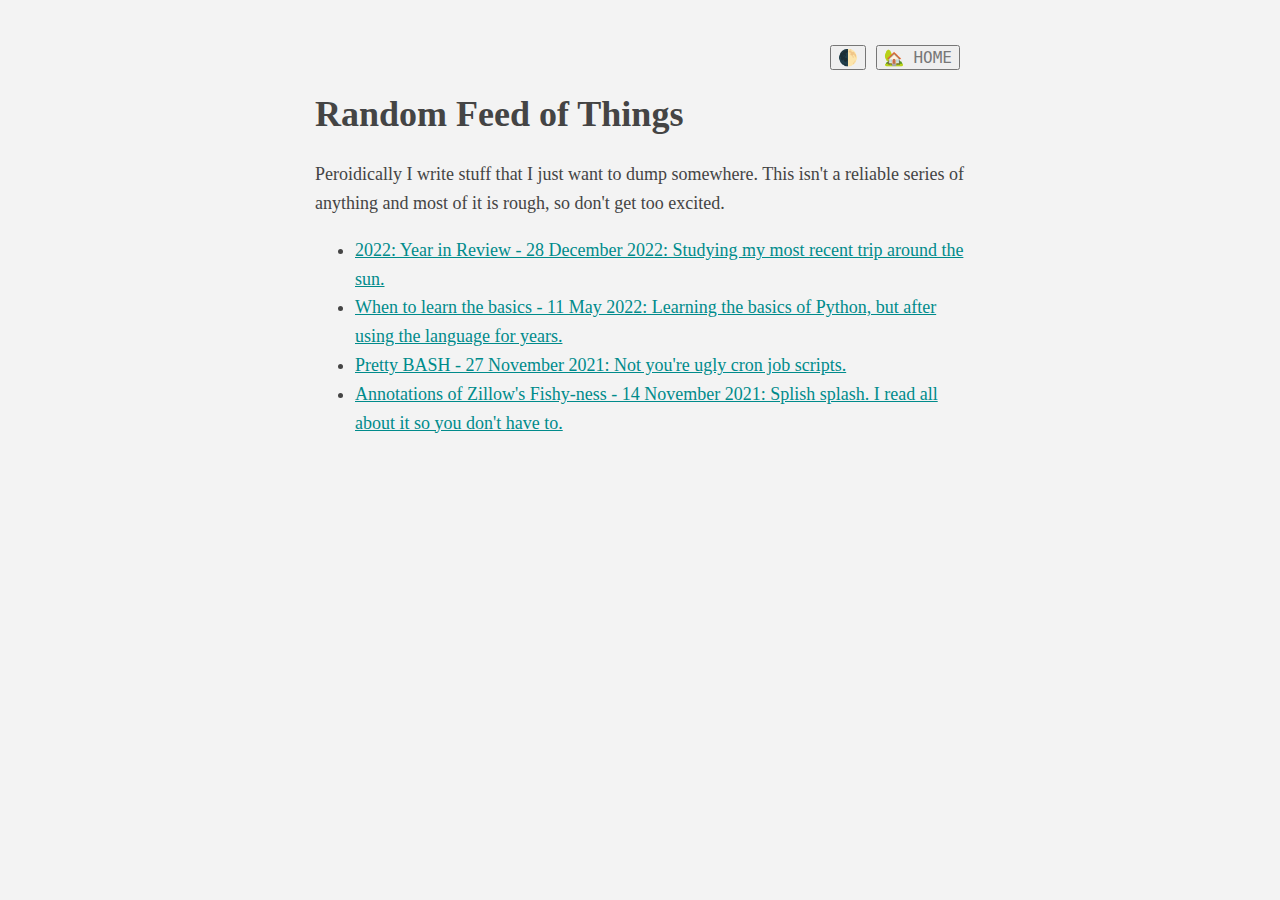
<file: scraps/index.html>
<!DOCTYPE html
    PUBLIC "-//W3C//DTD XHTML 1.0 Transitional//EN" "http://www.w3.org/TR/xhtml1/DTD/xhtml1-transitional.dtd">
<html>

<head>
    <meta http-equiv="Content-Type" content="text/html; charset=utf-8" />
    <meta http-equiv="Content-Style-Type" content="text/css" />
    <title>Random Feed of Things</title>
    <link rel="stylesheet" href='src/template.css' />
    <meta name="viewport" content="width=device-width, initial-scale=1.0">
</head>

<div>
    <button id='home-button' onclick="location.href='https://iamwpj.com'"> 🏡 HOME </button>
    <button id='dark-button' onclick="darkMode()"> 🌓  </button>
    <br>
</div>

<body>
    <h1>Random Feed of Things</h1>
    <p>Peroidically I write stuff that I just want to dump somewhere. This isn't a reliable series of anything and most of it is rough, so don't get too excited.</p>
    <ul class=toc>
		<li><a href=2022.html>2022: Year in Review - 28 December 2022: Studying my most recent trip around the sun.</a></li>
        <li><a href=when_to_learn.html>When to learn the basics - 11 May 2022: Learning the basics of Python, but after using the language for years.</a></li>
        <li><a href=bash.html>Pretty BASH - 27 November 2021: Not you're ugly cron job scripts.</a></li>
        <li><a href=floundering.html>Annotations of Zillow's Fishy-ness - 14 November 2021: Splish splash. I read all about it so you don't have to.</a></li>
    </ul>
</body>

</html>

<script>
    function darkMode() {
        document.body.classList.toggle("dark-mode");
    }
    if (window.matchMedia('(prefers-color-scheme: dark)').matches) {
        document.body.classList.toggle("dark-mode");
    }
</script>
</file>
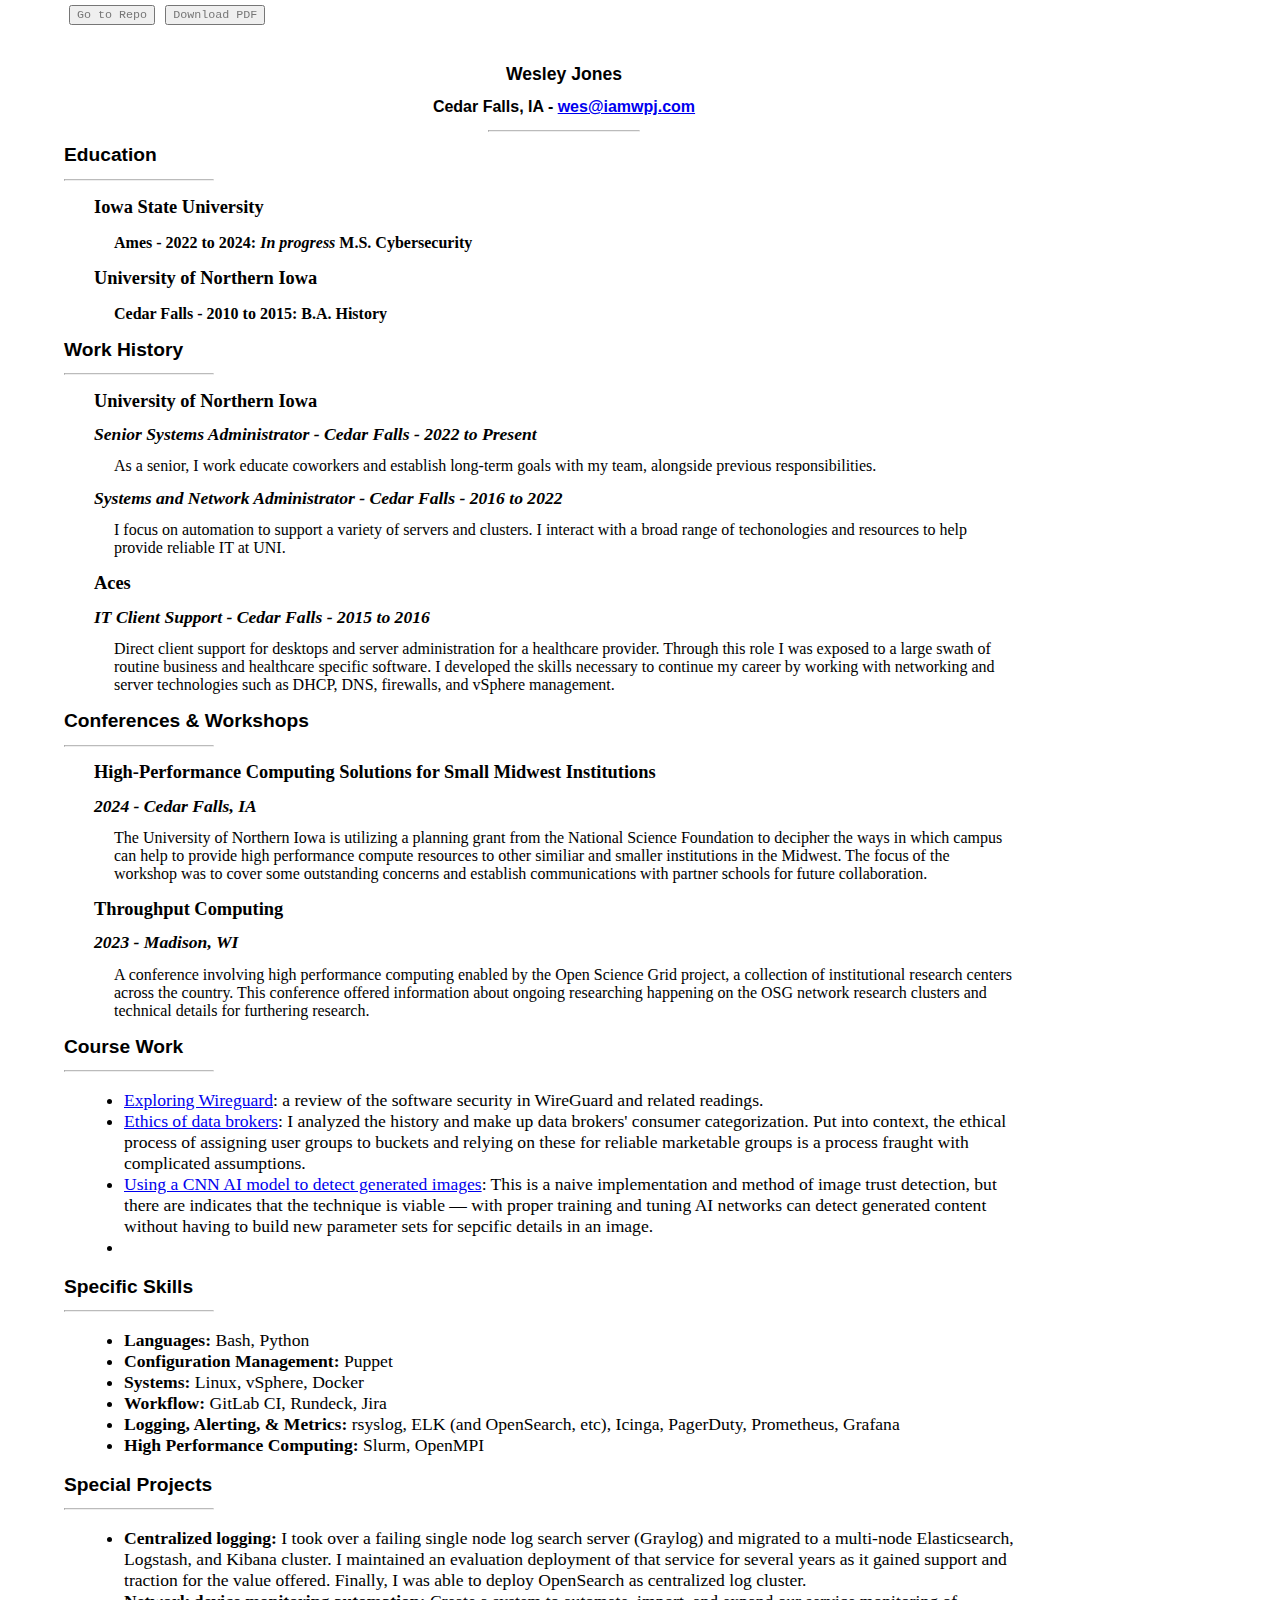
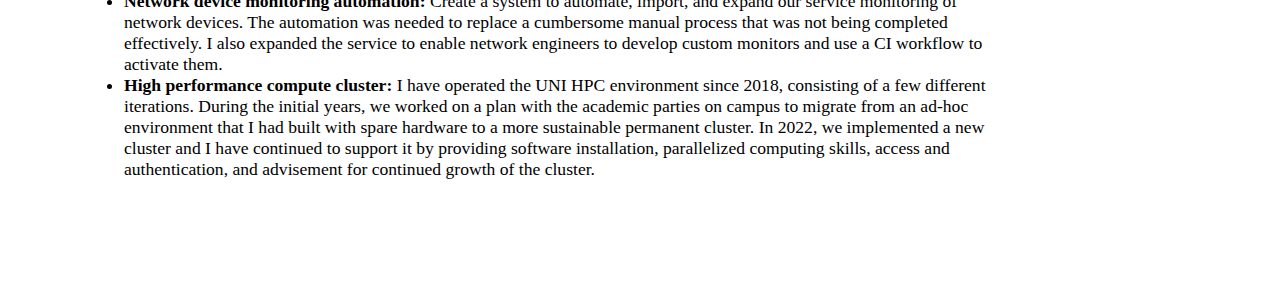
<file: resume/cv.html>
<!DOCTYPE html>
<html lang="en">

<head>
    <meta charset="utf-8">
    <meta name="viewport" content="width=device-width">
    <link rel="stylesheet" href="resume.css">
    <title>Wesley Jones Curriculum Vitae</title>
</head>

<nav>
    <button onclick="location.href='https://github.com/iamwpj/iamwpj/raw/main/resume/src/cv.pdf'" type="button">
        Download PDF </button>
    <button onclick="location.href='https://github.com/iamwpj/iamwpj/tree/main/resume'" type="button"> Go to Repo
    </button>
</nav>

<body>
    <!-- Contact Header -->
    <div id="contact">
        <h1>Wesley Jones</h1>
        <h2>Cedar Falls, IA - <a href="mailto:wes@iamwpj.com">wes@iamwpj.com</a></h2>
        <hr>
    </div>

    <div id="sections">
        <!-- Education Section -->
        <h1>Education</h1>
        <hr>
        <h2>Iowa State University</h2>
        <p><strong>Ames - 2022 to 2024: <em>In progress</em> M.S. Cybersecurity</strong></p>
        <h2>University of Northern Iowa</h2>
        <p><strong>Cedar Falls - 2010 to 2015: B.A. History</strong></p>


        <!-- Work Section -->
        <h1>Work History</h1>
        <hr>

        <h2>University of Northern Iowa</h2>
        <h3>Senior Systems Administrator - Cedar Falls - 2022 to Present</h3>
        <p>As a senior, I work educate coworkers and establish long-term goals with my team, alongside previous
            responsibilities.</p>

        <h3>Systems and Network Administrator - Cedar Falls - 2016 to 2022</h3>
        <p>I focus on automation to support a variety of servers and clusters. I interact with a broad range of
            techonologies and resources to help provide reliable IT at UNI.</p>

        <h2>Aces</h2>
        <h3>IT Client Support - Cedar Falls - 2015 to 2016</h3>
        <p>Direct client support for desktops and server administration for a healthcare provider. Through this role I
            was exposed to a large swath of routine business and healthcare specific software. I developed the skills
            necessary to continue my career by working with networking and server technologies such as DHCP, DNS,
            firewalls, and vSphere management.</p>

        <!-- Conferences & Workshops-->
        <h1>Conferences & Workshops</h1>
        <hr>
        <h2>High-Performance Computing Solutions for Small Midwest Institutions</h2>
        <h3>2024 - Cedar Falls, IA</h3>
        <p>The University of Northern Iowa is utilizing a planning grant from the National Science Foundation to
            decipher the ways in which campus can help to provide high performance compute resources to other similiar
            and smaller institutions in the Midwest. The focus of the workshop was to cover some outstanding concerns
            and establish communications with partner schools for future collaboration.
        </p>
        <h2>Throughput Computing</h2>
        <h3> 2023 - Madison, WI</h3>
        <p>A conference involving high performance computing enabled by the Open Science Grid project, a collection of
            institutional research centers across the country. This conference offered information about ongoing
            researching happening on the OSG network research clusters and technical details for furthering research.
        </p>

        <!-- Coursework -->
        <h1 class="new-page">Course Work</h1>
        <hr>
        <ul>
            <li><a
                    href="https://github.com/iamwpj/iamwpj/blob/main/papers/WireGuard:%20Trusting%20Network%20Layer%20Authentication%20in%20a%20New%20Protocol.pdf">Exploring
                    Wireguard</a>: a review of the software security in WireGuard and related readings.</li>
            <li><a
                    href="https://github.com/iamwpj/iamwpj/blob/main/papers/They%20Only%20Want%20You%20For%20Your%20Data.pdf">Ethics
                    of data brokers</a>: I analyzed the history and make up data brokers' consumer categorization. Put
                into context, the ethical process of assigning user groups to buckets and relying on these for reliable
                marketable groups is a process fraught with complicated assumptions.</li>
            <li><a
                    href="https://github.com/iamwpj/iamwpj/blob/main/papers/A%20Naive%20CNN%20Application%20to%20AI%20Generated%20Image%20Detection.pdf">Using
                    a CNN AI model to detect generated images</a>: This is a naive implementation and method of image
                trust detection, but there are indicates that the technique is viable — with proper training and tuning
                AI networks can detect generated content without having to build new parameter sets for sepcific details
                in an image.</li>
            <li></li>
        </ul>

        <!-- Skills -->
        <h1>Specific Skills</h1>
        <hr>
        <ul>
            <li><strong>Languages: </strong>Bash, Python</li>
            <li><strong>Configuration Management: </strong>Puppet</li>
            <li><strong>Systems: </strong>Linux, vSphere, Docker</li>
            <li><strong>Workflow: </strong>GitLab CI, Rundeck, Jira</li>
            <li><strong>Logging, Alerting, & Metrics: </strong>rsyslog, ELK (and OpenSearch, etc),
                Icinga, PagerDuty, Prometheus, Grafana</li>
            <li><strong>High Performance Computing: </strong>Slurm, OpenMPI</li>
        </ul>

        <!-- Projects -->
        <h1 class="new-page">Special Projects</h1>
        <hr>
        <ul>
            <li><strong>Centralized logging: </strong>I took over a failing single node log search server (Graylog) and
                migrated to a multi-node Elasticsearch, Logstash, and Kibana cluster. I maintained an evaluation
                deployment of that service for several
                years as it gained support and traction for the value offered. Finally, I was able to deploy OpenSearch
                as centralized log cluster.</li>
            <li><strong>Network device monitoring automation: </strong>Create a system to automate, import, and expand
                our service monitoring of network devices. The automation was needed to replace a cumbersome manual
                process that was not being completed
                effectively. I also expanded the service to enable network engineers to develop custom monitors and use
                a CI workflow to activate them.</li>
            <li><strong>High performance compute cluster: </strong>I have operated the UNI HPC environment since 2018,
                consisting of a few different iterations. During the initial years, we worked on a plan with the
                academic parties on campus to migrate from an ad-hoc environment that I had built with spare hardware to
                a more sustainable permanent cluster. In 2022, we implemented a new cluster and I have continued to
                support it by providing software installation, parallelized computing skills, access and authentication,
                and advisement for continued growth of the cluster.</li>
        </ul>
    </div>
</body>
</file>
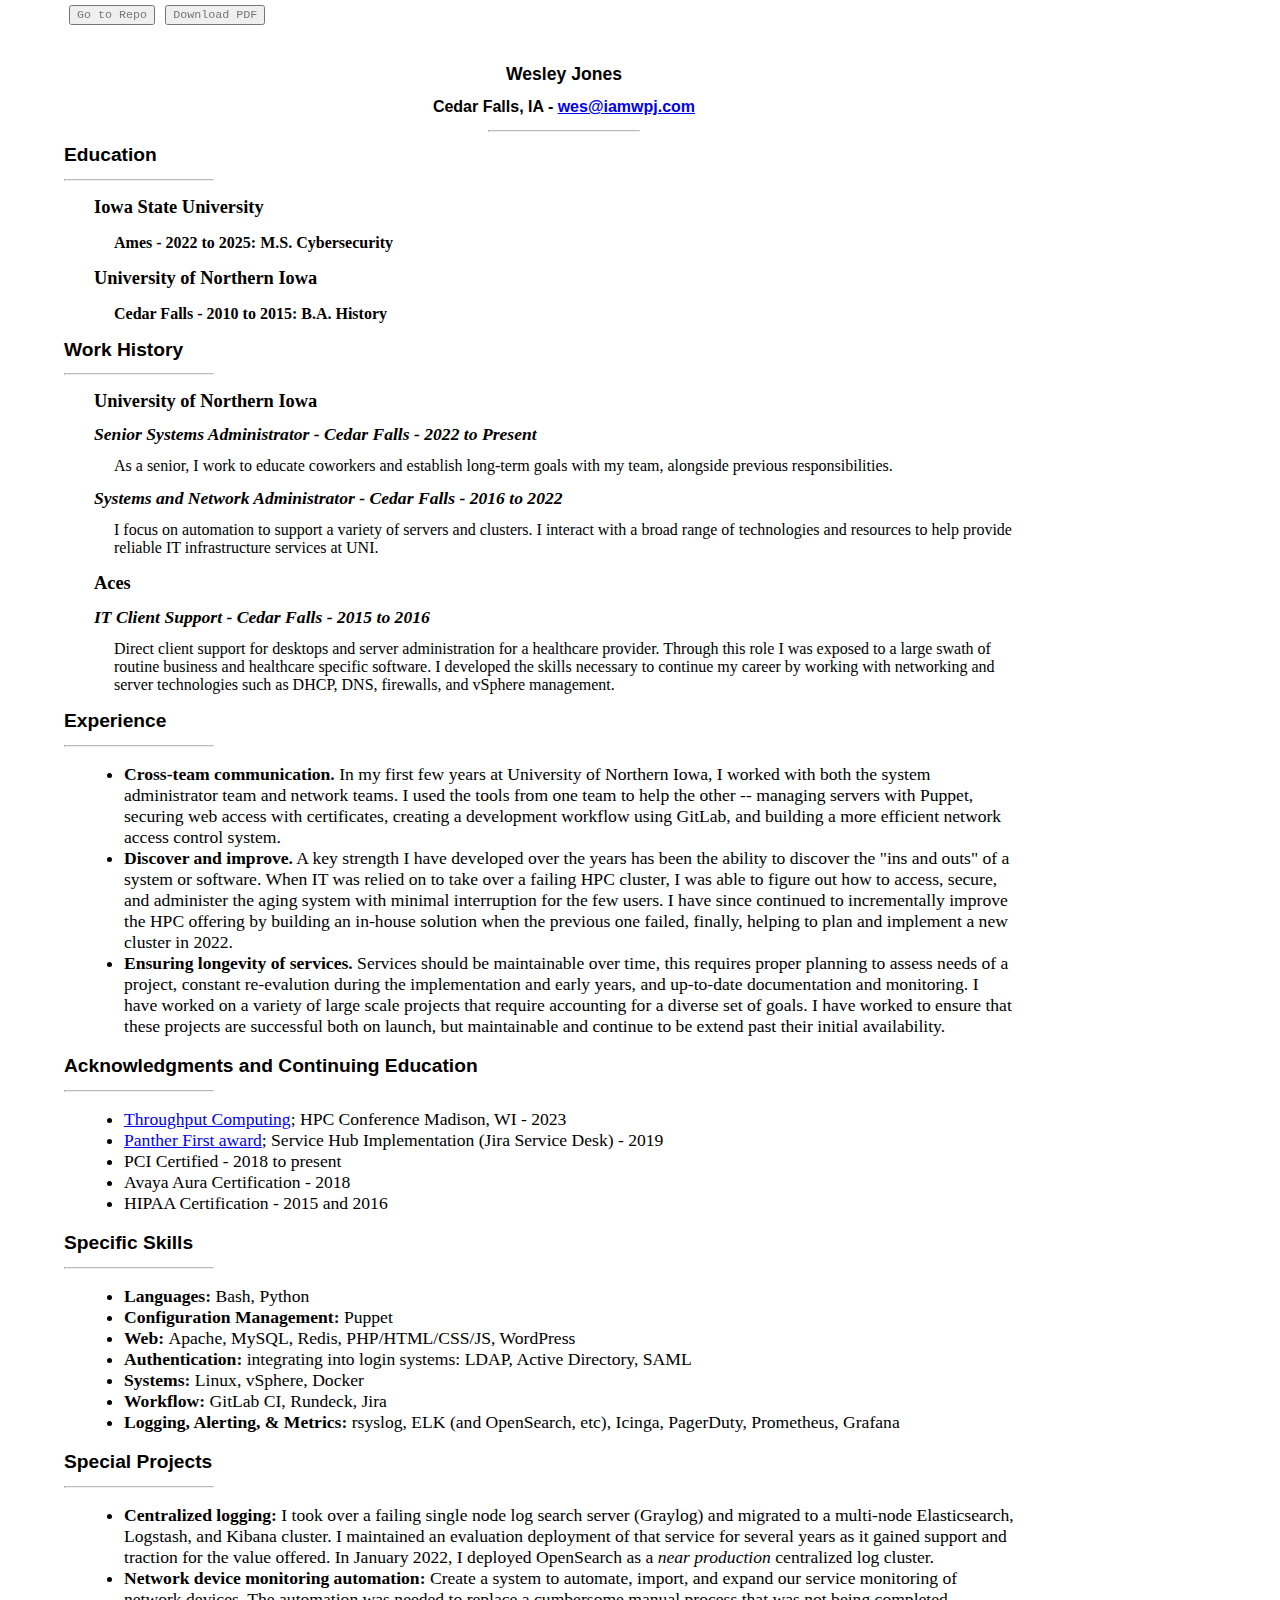
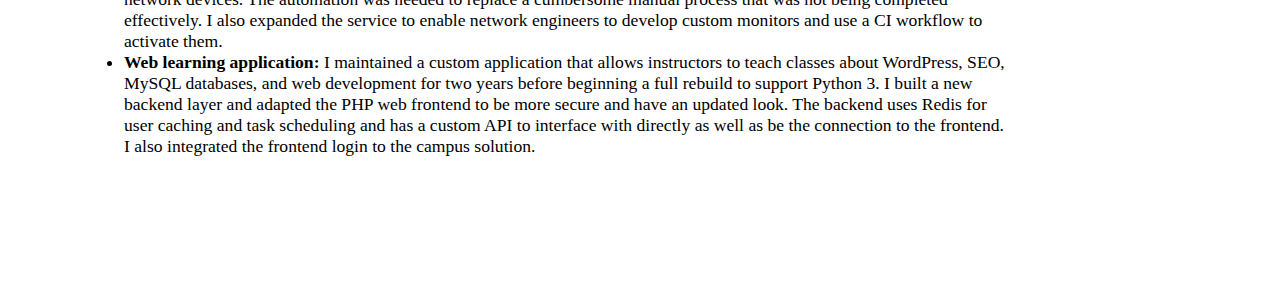
<file: resume/resume.html>
<!DOCTYPE html>
<html lang="en">

<head>
    <meta charset="utf-8">
    <meta name="viewport" content="width=device-width">
    <link rel="stylesheet" href="resume.css">
    <title>Wesley Jones Resume</title>
</head>

<nav>
    <button onclick="location.href='https://github.com/iamwpj/iamwpj/raw/main/resume/src/resume.pdf'" type="button">
        Download PDF </button>
    <button onclick="location.href='https://github.com/iamwpj/iamwpj/tree/main/resume'" type="button"> Go to Repo
    </button>
</nav>

<body>
    <!-- Contact Header -->
    <div id="contact">
        <h1>Wesley Jones</h1>
        <h2>Cedar Falls, IA - <a href="mailto:wes@iamwpj.com">wes@iamwpj.com</a></h2>
        <hr>
    </div>

    <div id="sections">
        <!-- Education Section -->
        <h1>Education</h1>
        <hr>
        <h2>Iowa State University</h2>
        <p><strong>Ames - 2022 to 2025: M.S. Cybersecurity</strong></p>
        <h2>University of Northern Iowa</h2>
        <p><strong>Cedar Falls - 2010 to 2015: B.A. History</strong></p>

        <!-- Work Section -->
        <h1>Work History</h1>
        <hr>

        <h2>University of Northern Iowa</h2>
        <h3>Senior Systems Administrator - Cedar Falls - 2022 to Present</h3>
        <p>As a senior, I work to educate coworkers and establish long-term goals with my team, alongside previous responsibilities.</p>

        <h3>Systems and Network Administrator - Cedar Falls - 2016 to 2022</h3>
        <p>I focus on automation to support a variety of servers and clusters. I interact with a broad range of
            technologies and resources to help provide reliable IT infrastructure services at UNI.</p>
        
        <h2>Aces</h2>
        <h3>IT Client Support - Cedar Falls - 2015 to 2016</h3>
        <p>Direct client support for desktops and server administration for a healthcare provider. Through this role I
            was exposed to a large swath of routine business and healthcare specific software. I developed the skills
            necessary to continue my career by working with networking and server technologies such as DHCP, DNS,
            firewalls, and vSphere management.</p>

        <!-- Keywords -->
        <h1 class="new-page">Experience</h1>
        <hr>
        <ul>
            <li>
                <strong>Cross-team communication.</strong> In my first few years at University of Northern Iowa, I
                worked with both the system administrator team and network teams. I used the tools from one team to help
                the other -- managing servers with Puppet, securing web access with certificates, creating a development
                workflow using GitLab, and building a more efficient network access control system.
            </li>
            <li>
                <strong>Discover and improve.</strong> A key strength I have developed over the years has been the
                ability to discover the "ins and outs" of a system or software. When IT was relied on to take over a
                failing HPC cluster, I was able to figure out how to access, secure, and administer the aging system
                with minimal interruption for the few users. I have since continued to incrementally improve the HPC
                offering by building an in-house solution when the previous one failed, finally, helping to plan and
                implement a new cluster in 2022.
            </li>
            <li>
                <strong>Ensuring longevity of services.</strong> Services should be maintainable over time, this
                requires proper planning to assess needs of a project, constant re-evalution during the implementation
                and early years, and up-to-date documentation and monitoring. I have worked on a variety of large scale
                projects that require accounting for a diverse set of goals. I have worked to ensure that these projects
                are successful both on launch, but maintainable and continue to be extend past their initial
                availability.
            </li>
        </ul>

        <!-- Acknowledgements -->
        <h1 class="new-page">Acknowledgments and Continuing Education</h1>
        <hr>
        <ul>
            <li><a href="https://chtc.cs.wisc.edu/events/2023/07/throughput-computing-2023">Throughput Computing</a>; HPC Conference Madison, WI - 2023</li>
            <li><a href="https://recognition.uni.edu/panther-first-award">Panther First award</a>; Service Hub Implementation (Jira Service Desk) - 2019</li>
            <li>PCI Certified - 2018 to present</li>
            <li>Avaya Aura Certification - 2018</li>
            <li>HIPAA Certification - 2015 and 2016</li>
        </ul>

        <!-- Skills -->
        <h1>Specific Skills</h1>
        <hr>
        <ul>
            <li><strong>Languages: </strong>Bash, Python</li>
            <li><strong>Configuration Management: </strong>Puppet</li>
            <li><strong>Web: </strong>Apache, MySQL, Redis, PHP/HTML/CSS/JS, WordPress</li>
            <li><strong>Authentication: </strong>integrating into login systems: LDAP, Active Directory, SAML</li>
            <li><strong>Systems: </strong>Linux, vSphere, Docker</li>
            <li><strong>Workflow: </strong>GitLab CI, Rundeck, Jira</li>
            <li><strong>Logging, Alerting, & Metrics: </strong>rsyslog, ELK (and OpenSearch, etc),
                Icinga, PagerDuty, Prometheus, Grafana</li>
        </ul>

        <!-- Projects -->
        <h1>Special Projects</h1>
        <hr>
        <ul>
            <!-- <li><strong>IPAM migration: </strong>Review and select a product to integrate management of DHCP and DNS. I worked with a small team to evaluate options and choose the best solution from provided bids. Once a product was selected I co-led the
                migration onto the product and helped to resolve technical issues.</li> -->
            <li><strong>Centralized logging: </strong>I took over a failing single node log search server (Graylog) and
                migrated to a multi-node Elasticsearch, Logstash, and Kibana cluster. I maintained an evaluation
                deployment of that service for several
                years as it gained support and traction for the value offered. In January 2022, I deployed OpenSearch as
                a <em>near production</em> centralized log cluster.</li>
            <li><strong>Network device monitoring automation: </strong>Create a system to automate, import, and expand our service monitoring of network devices. The automation was needed to replace a cumbersome manual process that was not being completed
                effectively. I also expanded the service to enable network engineers to develop custom monitors and use a CI workflow to activate them.</li>
            <!-- <li><strong>IT service management platform migration: </strong>I worked with a small team to review and
                evaluate replacement options for our feature limited service platform. We chose Jira Service Desk to
                integrate with another product that was
                being implemented simultaneously — Jira Software. I served on both teams and helped to ensure the
                products would be a good fit and the decisions that were made helped to align with IT's goals for
                customer service. I also handled the migration
                of data from our previous ticket system to Jira Service Desk by creating custom API tooling.</li> -->
            <li><strong>Web learning application: </strong>I maintained a custom application that allows instructors to
                teach classes about WordPress, SEO, MySQL databases, and web development for two years before beginning
                a full rebuild to support Python
                3. I built a new backend layer and adapted the PHP web frontend to be more secure and have an updated
                look. The backend uses Redis for user caching and task scheduling and has a custom API to interface with
                directly as well as be the connection
                to the frontend. I also integrated the frontend login to the campus solution.
            </li>
            <!-- <li><strong>On-prem Kubernetes proof of concept: </strong>I performed a minimal three node cluster installation of Kubernetes on virtual servers within our on premise environment. A colleague and I evaluated our team's ability to operate and integrate
                our current workflows into a container environment. We determined it wasn't a good fit and turned our focus to improving core infrastructure so that down the road the migration would be easier.</li> -->
        </ul>
    </div>
</body>

</html>
</file>
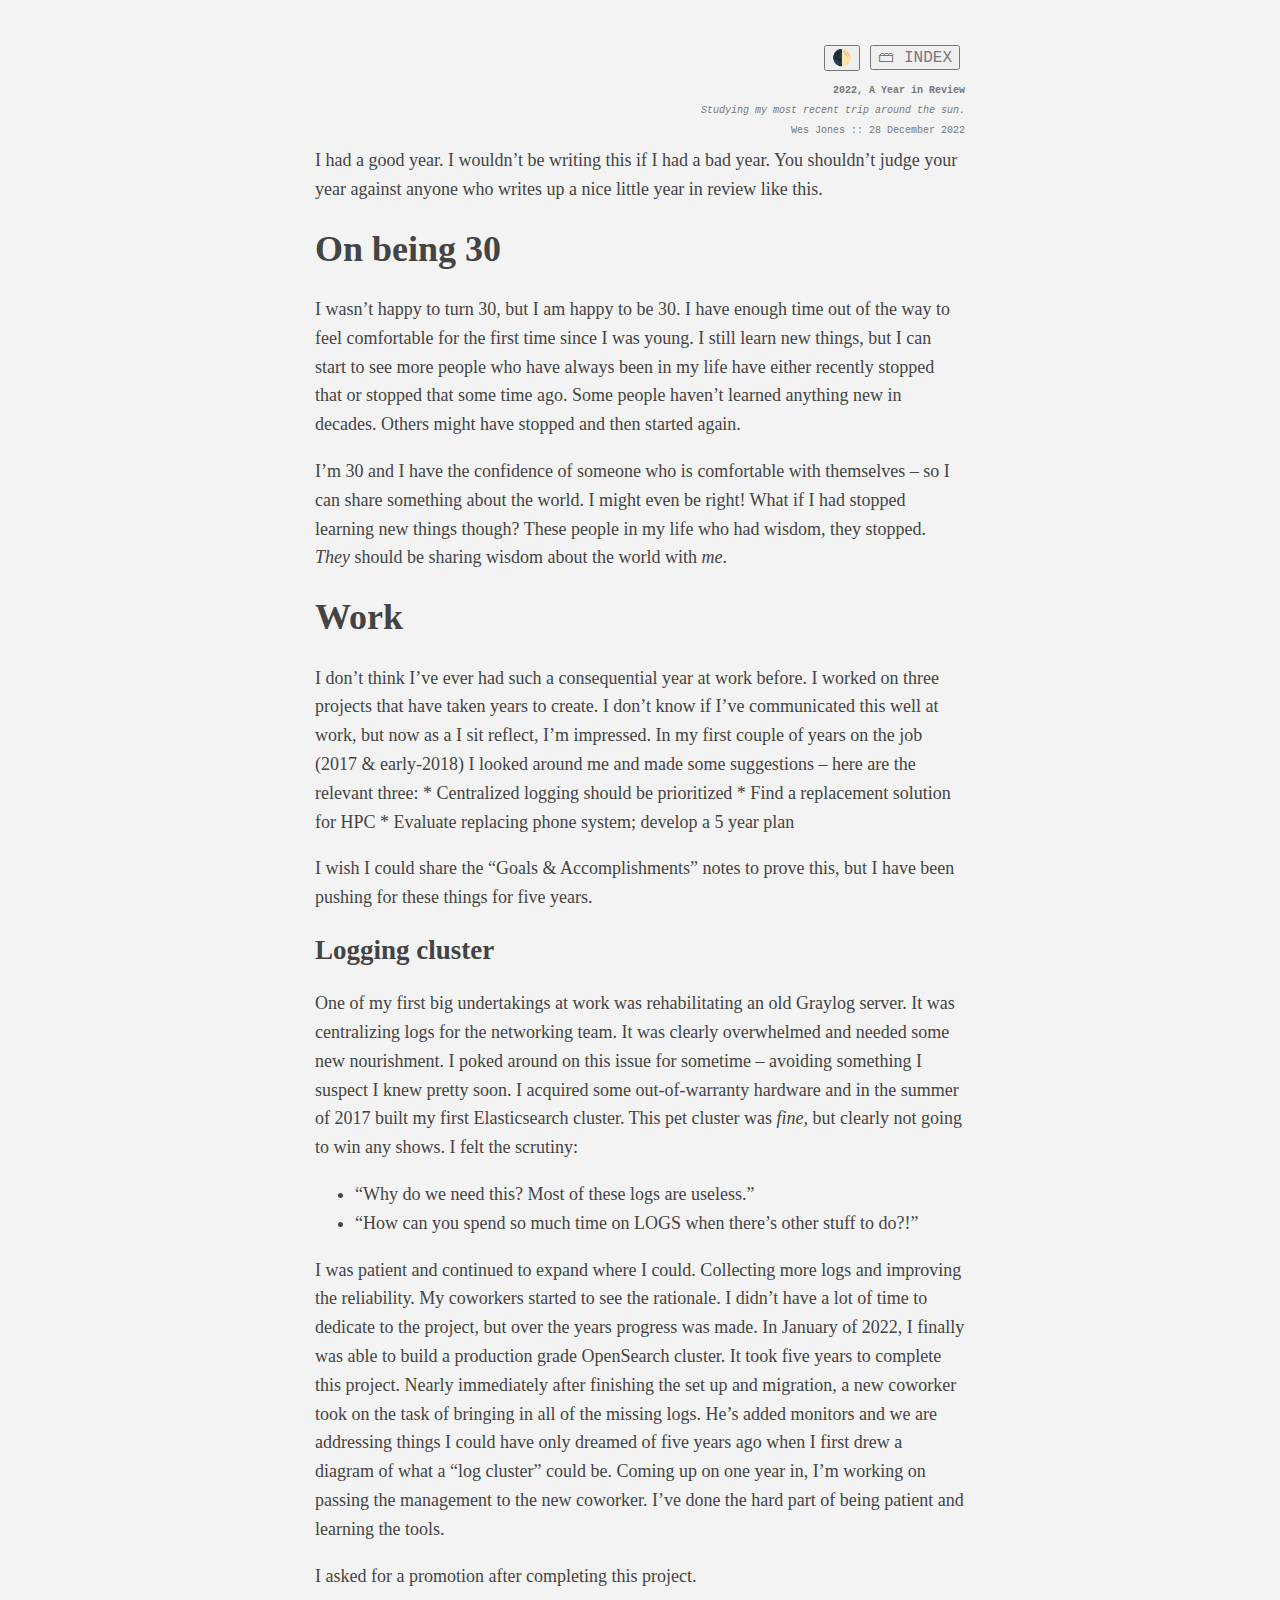
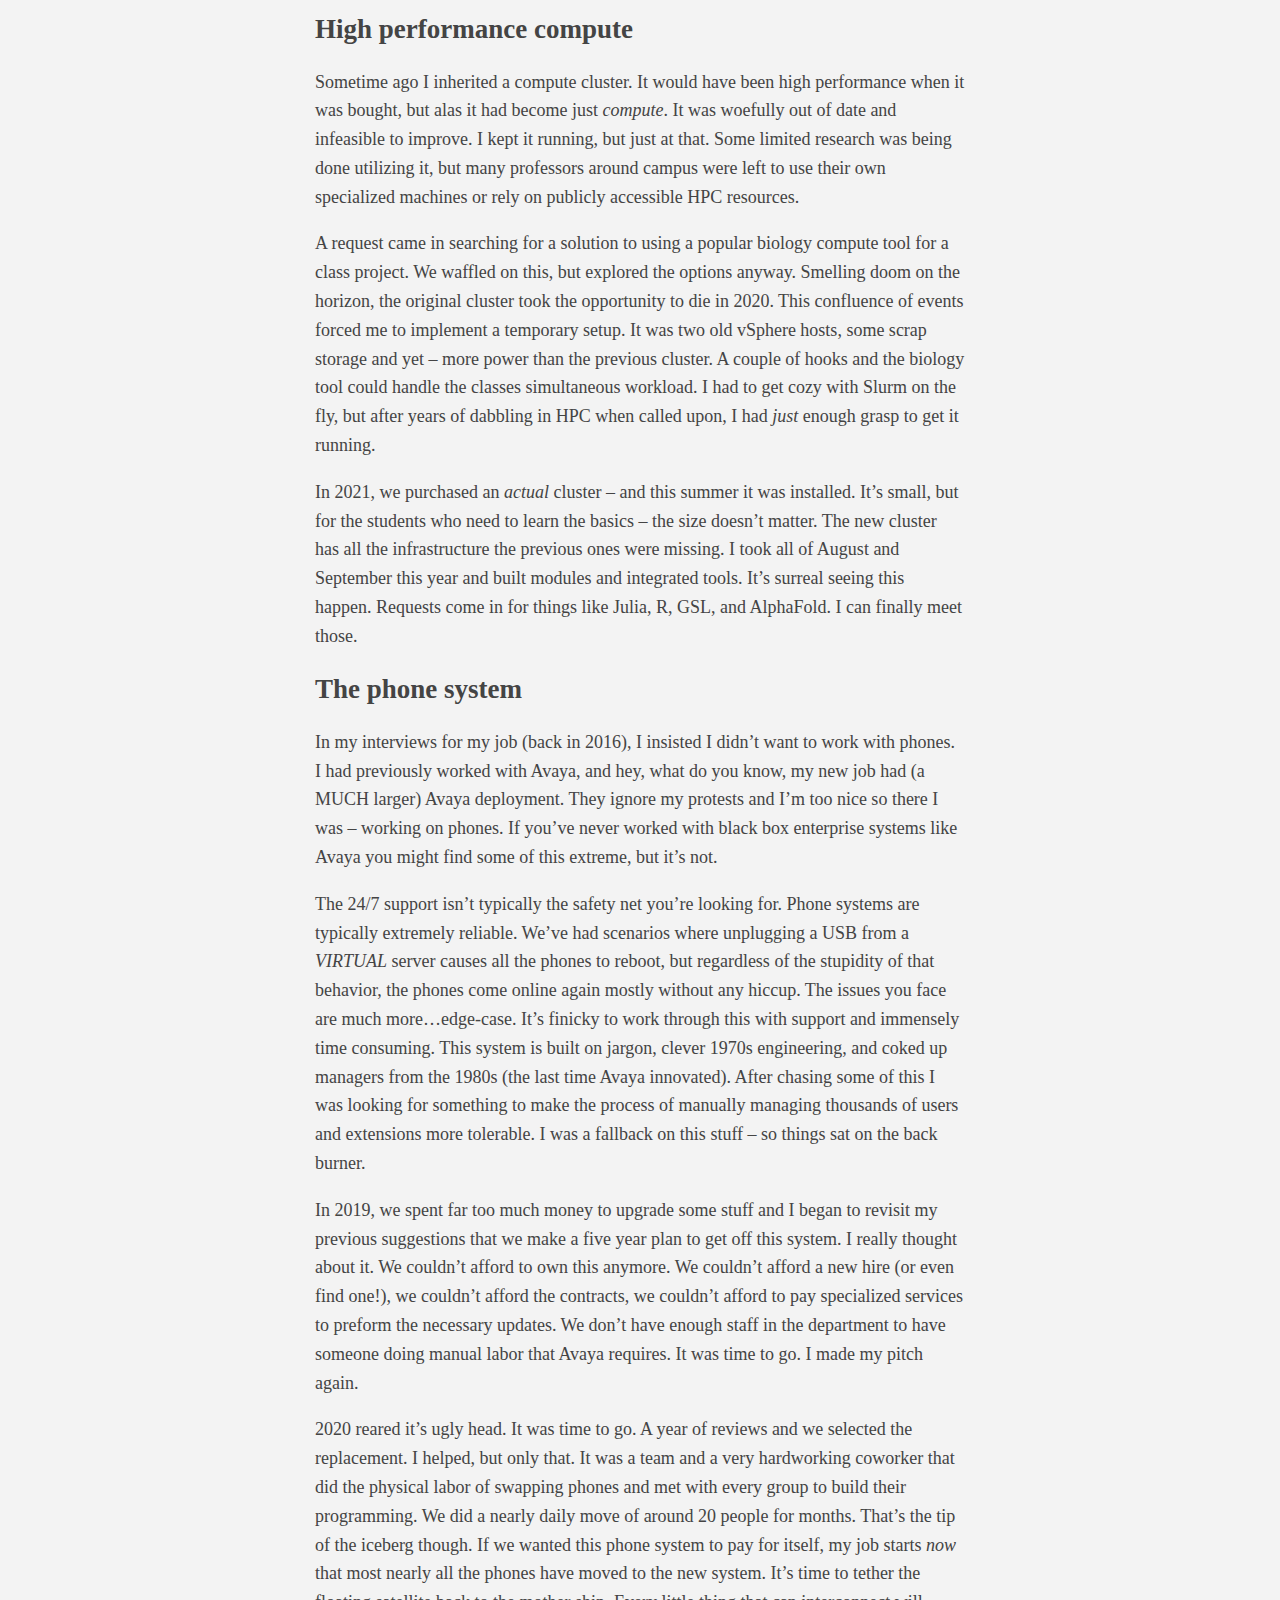
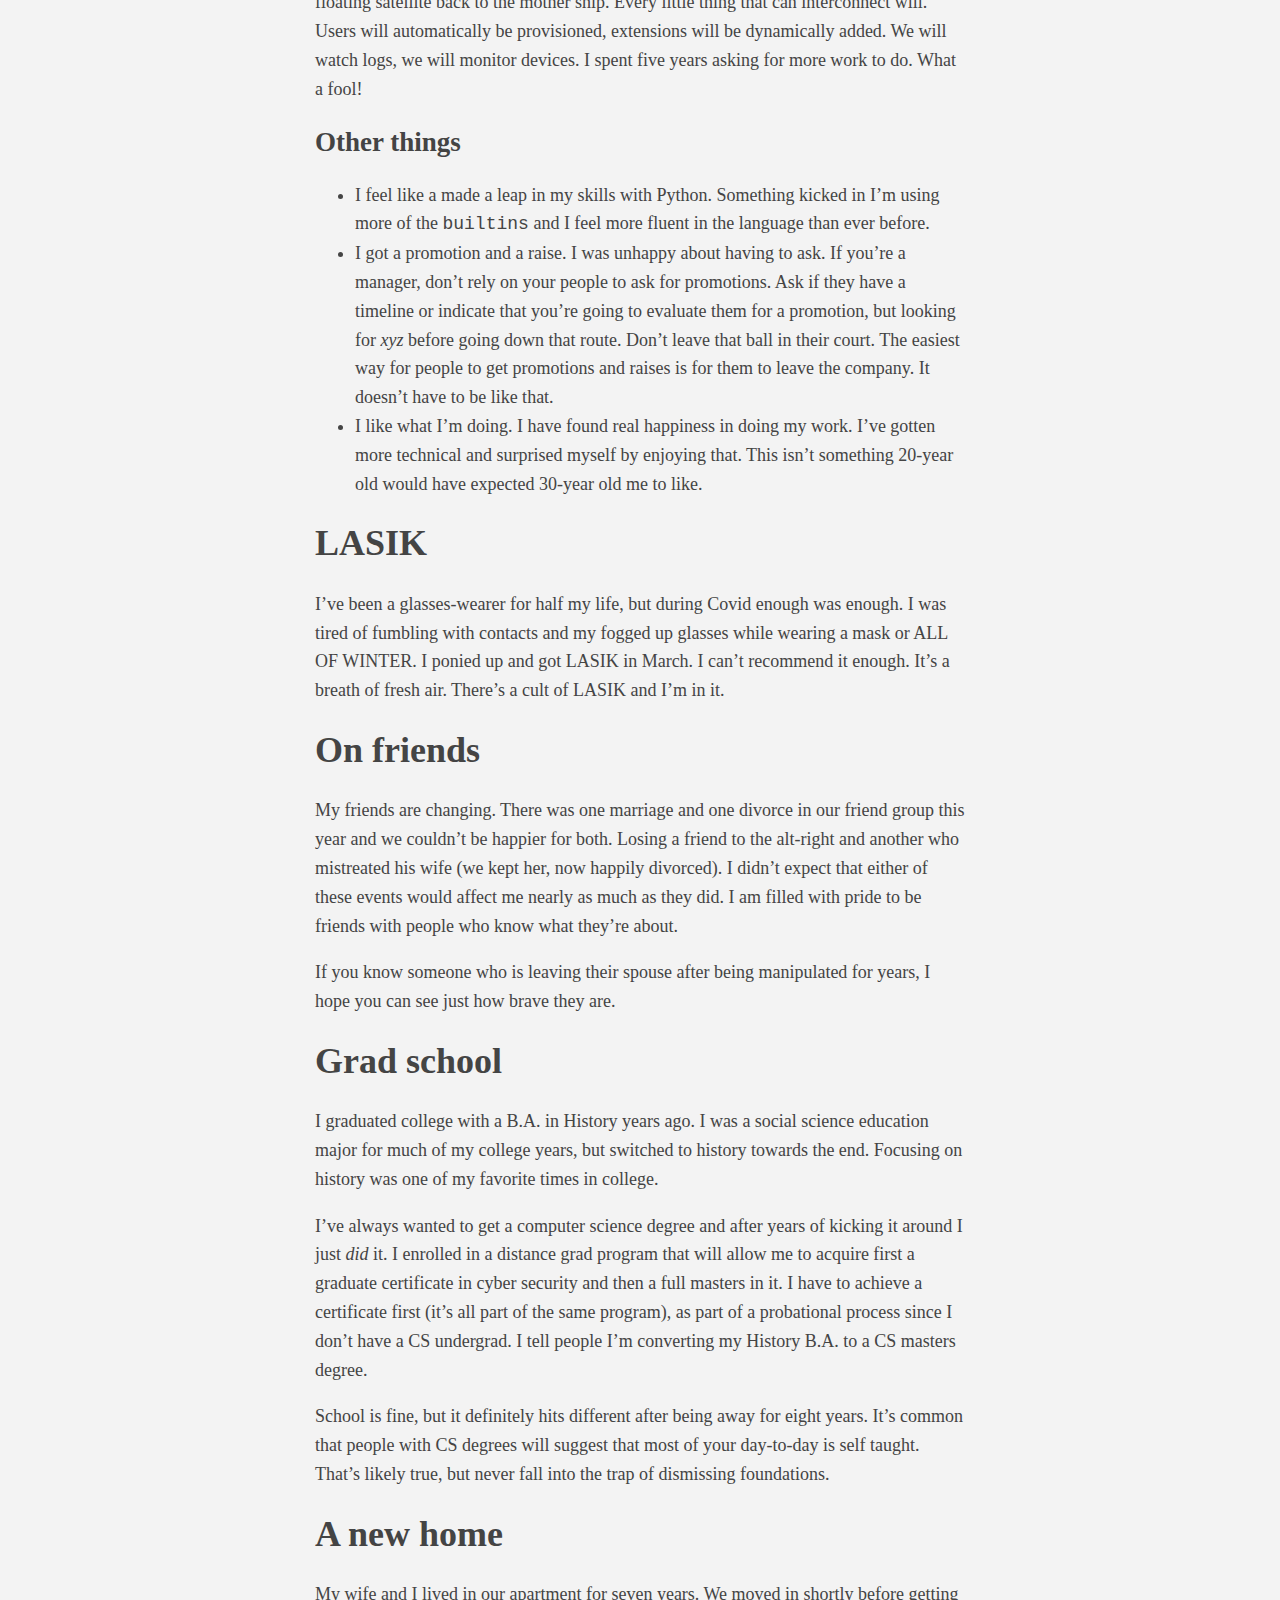
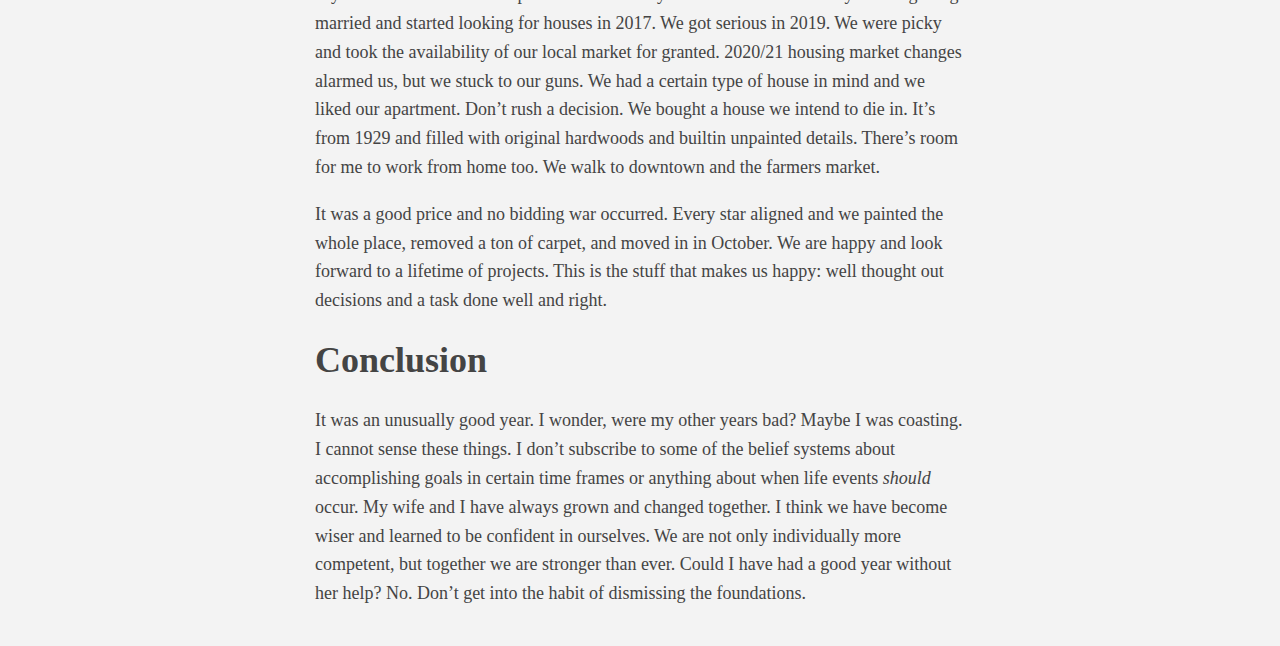
<file: scraps/2022.html>
<!DOCTYPE html
    PUBLIC "-//W3C//DTD XHTML 1.0 Transitional//EN" "http://www.w3.org/TR/xhtml1/DTD/xhtml1-transitional.dtd">
<html xmlns="http://www.w3.org/1999/xhtml" >

<head>
    <meta http-equiv="Content-Type" content="text/html; charset=utf-8" />
    <meta http-equiv="Content-Style-Type" content="text/css" />
    <meta name="generator" content="pandoc" />     <meta name="author" content="Wes Jones" />      <meta name="date" content="2022-12-28" />     <title>2022, A Year in Review</title>
    <link rel="stylesheet" href="src/template.css"  />
    <meta name="viewport" content="width=device-width, initial-scale=1.0">
    <link rel="icon" href="data:image/svg+xml,<svg xmlns=%22http://www.w3.org/2000/svg%22 viewBox=%220 0 100 100%22><text y=%22.9em%22 font-size=%2290%22>🛠</text></svg>"> 
</head>

<div>
    <button id='home-button' onclick="location.href='https://iamwpj.com/scraps'"> 🗃 INDEX </button>
    <button id='dark-button' onclick="darkMode()"> 🌓  </button>
    <br>
</div>

<nav>
         <p>
        <strong class="title">2022, A Year in
Review</strong>         <em><p>Studying my most recent trip around the
sun.</p></em> Wes Jones  :: 28 December 2022
    </p>
    </nav>

<body>
    <p>I had a good year. I wouldn’t be writing this if I had a bad
year. You shouldn’t judge your year against anyone who writes up a nice
little year in review like this.</p>
<h1 id="on-being-30">On being 30</h1>
<p>I wasn’t happy to turn 30, but I am happy to be 30. I have enough
time out of the way to feel comfortable for the first time since I was
young. I still learn new things, but I can start to see more people who
have always been in my life have either recently stopped that or stopped
that some time ago. Some people haven’t learned anything new in decades.
Others might have stopped and then started again.</p>
<p>I’m 30 and I have the confidence of someone who is comfortable with
themselves – so I can share something about the world. I might even be
right! What if I had stopped learning new things though? These people in
my life who had wisdom, they stopped. <em>They</em> should be sharing
wisdom about the world with <em>me</em>.</p>
<h1 id="work">Work</h1>
<p>I don’t think I’ve ever had such a consequential year at work before.
I worked on three projects that have taken years to create. I don’t know
if I’ve communicated this well at work, but now as a I sit reflect, I’m
impressed. In my first couple of years on the job (2017 &amp;
early-2018) I looked around me and made some suggestions – here are the
relevant three: * Centralized logging should be prioritized * Find a
replacement solution for HPC * Evaluate replacing phone system; develop
a 5 year plan</p>
<p>I wish I could share the “Goals &amp; Accomplishments” notes to prove
this, but I have been pushing for these things for five years.</p>
<h2 id="logging-cluster">Logging cluster</h2>
<p>One of my first big undertakings at work was rehabilitating an old
Graylog server. It was centralizing logs for the networking team. It was
clearly overwhelmed and needed some new nourishment. I poked around on
this issue for sometime – avoiding something I suspect I knew pretty
soon. I acquired some out-of-warranty hardware and in the summer of 2017
built my first Elasticsearch cluster. This pet cluster was
<em>fine</em>, but clearly not going to win any shows. I felt the
scrutiny:</p>
<ul>
<li>“Why do we need this? Most of these logs are useless.”</li>
<li>“How can you spend so much time on LOGS when there’s other stuff to
do?!”</li>
</ul>
<p>I was patient and continued to expand where I could. Collecting more
logs and improving the reliability. My coworkers started to see the
rationale. I didn’t have a lot of time to dedicate to the project, but
over the years progress was made. In January of 2022, I finally was able
to build a production grade OpenSearch cluster. It took five years to
complete this project. Nearly immediately after finishing the set up and
migration, a new coworker took on the task of bringing in all of the
missing logs. He’s added monitors and we are addressing things I could
have only dreamed of five years ago when I first drew a diagram of what
a “log cluster” could be. Coming up on one year in, I’m working on
passing the management to the new coworker. I’ve done the hard part of
being patient and learning the tools.</p>
<p>I asked for a promotion after completing this project.</p>
<h2 id="high-performance-compute">High performance compute</h2>
<p>Sometime ago I inherited a compute cluster. It would have been high
performance when it was bought, but alas it had become just
<em>compute</em>. It was woefully out of date and infeasible to improve.
I kept it running, but just at that. Some limited research was being
done utilizing it, but many professors around campus were left to use
their own specialized machines or rely on publicly accessible HPC
resources.</p>
<p>A request came in searching for a solution to using a popular biology
compute tool for a class project. We waffled on this, but explored the
options anyway. Smelling doom on the horizon, the original cluster took
the opportunity to die in 2020. This confluence of events forced me to
implement a temporary setup. It was two old vSphere hosts, some scrap
storage and yet – more power than the previous cluster. A couple of
hooks and the biology tool could handle the classes simultaneous
workload. I had to get cozy with Slurm on the fly, but after years of
dabbling in HPC when called upon, I had <em>just</em> enough grasp to
get it running.</p>
<p>In 2021, we purchased an <em>actual</em> cluster – and this summer it
was installed. It’s small, but for the students who need to learn the
basics – the size doesn’t matter. The new cluster has all the
infrastructure the previous ones were missing. I took all of August and
September this year and built modules and integrated tools. It’s surreal
seeing this happen. Requests come in for things like Julia, R, GSL, and
AlphaFold. I can finally meet those.</p>
<h2 id="the-phone-system">The phone system</h2>
<p>In my interviews for my job (back in 2016), I insisted I didn’t want
to work with phones. I had previously worked with Avaya, and hey, what
do you know, my new job had (a MUCH larger) Avaya deployment. They
ignore my protests and I’m too nice so there I was – working on phones.
If you’ve never worked with black box enterprise systems like Avaya you
might find some of this extreme, but it’s not.</p>
<p>The 24/7 support isn’t typically the safety net you’re looking for.
Phone systems are typically extremely reliable. We’ve had scenarios
where unplugging a USB from a <em>VIRTUAL</em> server causes all the
phones to reboot, but regardless of the stupidity of that behavior, the
phones come online again mostly without any hiccup. The issues you face
are much more…edge-case. It’s finicky to work through this with support
and immensely time consuming. This system is built on jargon, clever
1970s engineering, and coked up managers from the 1980s (the last time
Avaya innovated). After chasing some of this I was looking for something
to make the process of manually managing thousands of users and
extensions more tolerable. I was a fallback on this stuff – so things
sat on the back burner.</p>
<p>In 2019, we spent far too much money to upgrade some stuff and I
began to revisit my previous suggestions that we make a five year plan
to get off this system. I really thought about it. We couldn’t afford to
own this anymore. We couldn’t afford a new hire (or even find one!), we
couldn’t afford the contracts, we couldn’t afford to pay specialized
services to preform the necessary updates. We don’t have enough staff in
the department to have someone doing manual labor that Avaya requires.
It was time to go. I made my pitch again.</p>
<p>2020 reared it’s ugly head. It was time to go. A year of reviews and
we selected the replacement. I helped, but only that. It was a team and
a very hardworking coworker that did the physical labor of swapping
phones and met with every group to build their programming. We did a
nearly daily move of around 20 people for months. That’s the tip of the
iceberg though. If we wanted this phone system to pay for itself, my job
starts <em>now</em> that most nearly all the phones have moved to the
new system. It’s time to tether the floating satellite back to the
mother ship. Every little thing that can interconnect will. Users will
automatically be provisioned, extensions will be dynamically added. We
will watch logs, we will monitor devices. I spent five years asking for
more work to do. What a fool!</p>
<h2 id="other-things">Other things</h2>
<ul>
<li>I feel like a made a leap in my skills with Python. Something kicked
in I’m using more of the <code>builtins</code> and I feel more fluent in
the language than ever before.</li>
<li>I got a promotion and a raise. I was unhappy about having to ask. If
you’re a manager, don’t rely on your people to ask for promotions. Ask
if they have a timeline or indicate that you’re going to evaluate them
for a promotion, but looking for <em>xyz</em> before going down that
route. Don’t leave that ball in their court. The easiest way for people
to get promotions and raises is for them to leave the company. It
doesn’t have to be like that.</li>
<li>I like what I’m doing. I have found real happiness in doing my work.
I’ve gotten more technical and surprised myself by enjoying that. This
isn’t something 20-year old would have expected 30-year old me to
like.</li>
</ul>
<h1 id="lasik">LASIK</h1>
<p>I’ve been a glasses-wearer for half my life, but during Covid enough
was enough. I was tired of fumbling with contacts and my fogged up
glasses while wearing a mask or ALL OF WINTER. I ponied up and got LASIK
in March. I can’t recommend it enough. It’s a breath of fresh air.
There’s a cult of LASIK and I’m in it.</p>
<h1 id="on-friends">On friends</h1>
<p>My friends are changing. There was one marriage and one divorce in
our friend group this year and we couldn’t be happier for both. Losing a
friend to the alt-right and another who mistreated his wife (we kept
her, now happily divorced). I didn’t expect that either of these events
would affect me nearly as much as they did. I am filled with pride to be
friends with people who know what they’re about.</p>
<p>If you know someone who is leaving their spouse after being
manipulated for years, I hope you can see just how brave they are.</p>
<h1 id="grad-school">Grad school</h1>
<p>I graduated college with a B.A. in History years ago. I was a social
science education major for much of my college years, but switched to
history towards the end. Focusing on history was one of my favorite
times in college.</p>
<p>I’ve always wanted to get a computer science degree and after years
of kicking it around I just <em>did</em> it. I enrolled in a distance
grad program that will allow me to acquire first a graduate certificate
in cyber security and then a full masters in it. I have to achieve a
certificate first (it’s all part of the same program), as part of a
probational process since I don’t have a CS undergrad. I tell people I’m
converting my History B.A. to a CS masters degree.</p>
<p>School is fine, but it definitely hits different after being away for
eight years. It’s common that people with CS degrees will suggest that
most of your day-to-day is self taught. That’s likely true, but never
fall into the trap of dismissing foundations.</p>
<h1 id="a-new-home">A new home</h1>
<p>My wife and I lived in our apartment for seven years. We moved in
shortly before getting married and started looking for houses in 2017.
We got serious in 2019. We were picky and took the availability of our
local market for granted. 2020/21 housing market changes alarmed us, but
we stuck to our guns. We had a certain type of house in mind and we
liked our apartment. Don’t rush a decision. We bought a house we intend
to die in. It’s from 1929 and filled with original hardwoods and builtin
unpainted details. There’s room for me to work from home too. We walk to
downtown and the farmers market.</p>
<p>It was a good price and no bidding war occurred. Every star aligned
and we painted the whole place, removed a ton of carpet, and moved in in
October. We are happy and look forward to a lifetime of projects. This
is the stuff that makes us happy: well thought out decisions and a task
done well and right.</p>
<h1 id="conclusion">Conclusion</h1>
<p>It was an unusually good year. I wonder, were my other years bad?
Maybe I was coasting. I cannot sense these things. I don’t subscribe to
some of the belief systems about accomplishing goals in certain time
frames or anything about when life events <em>should</em> occur. My wife
and I have always grown and changed together. I think we have become
wiser and learned to be confident in ourselves. We are not only
individually more competent, but together we are stronger than ever.
Could I have had a good year without her help? No. Don’t get into the
habit of dismissing the foundations.</p> 
</body>

</html>

<script>
    function darkMode() {
        document.body.classList.toggle("dark-mode");
        document.body.blockquote.classList.toggle("bq-dark-mode");
    }
    if (window.matchMedia('(prefers-color-scheme: dark)').matches) {
        document.body.classList.toggle("dark-mode");
        document.body.blockquote.classList.toggle("bq-dark-mode");
    }
</script>
</file>
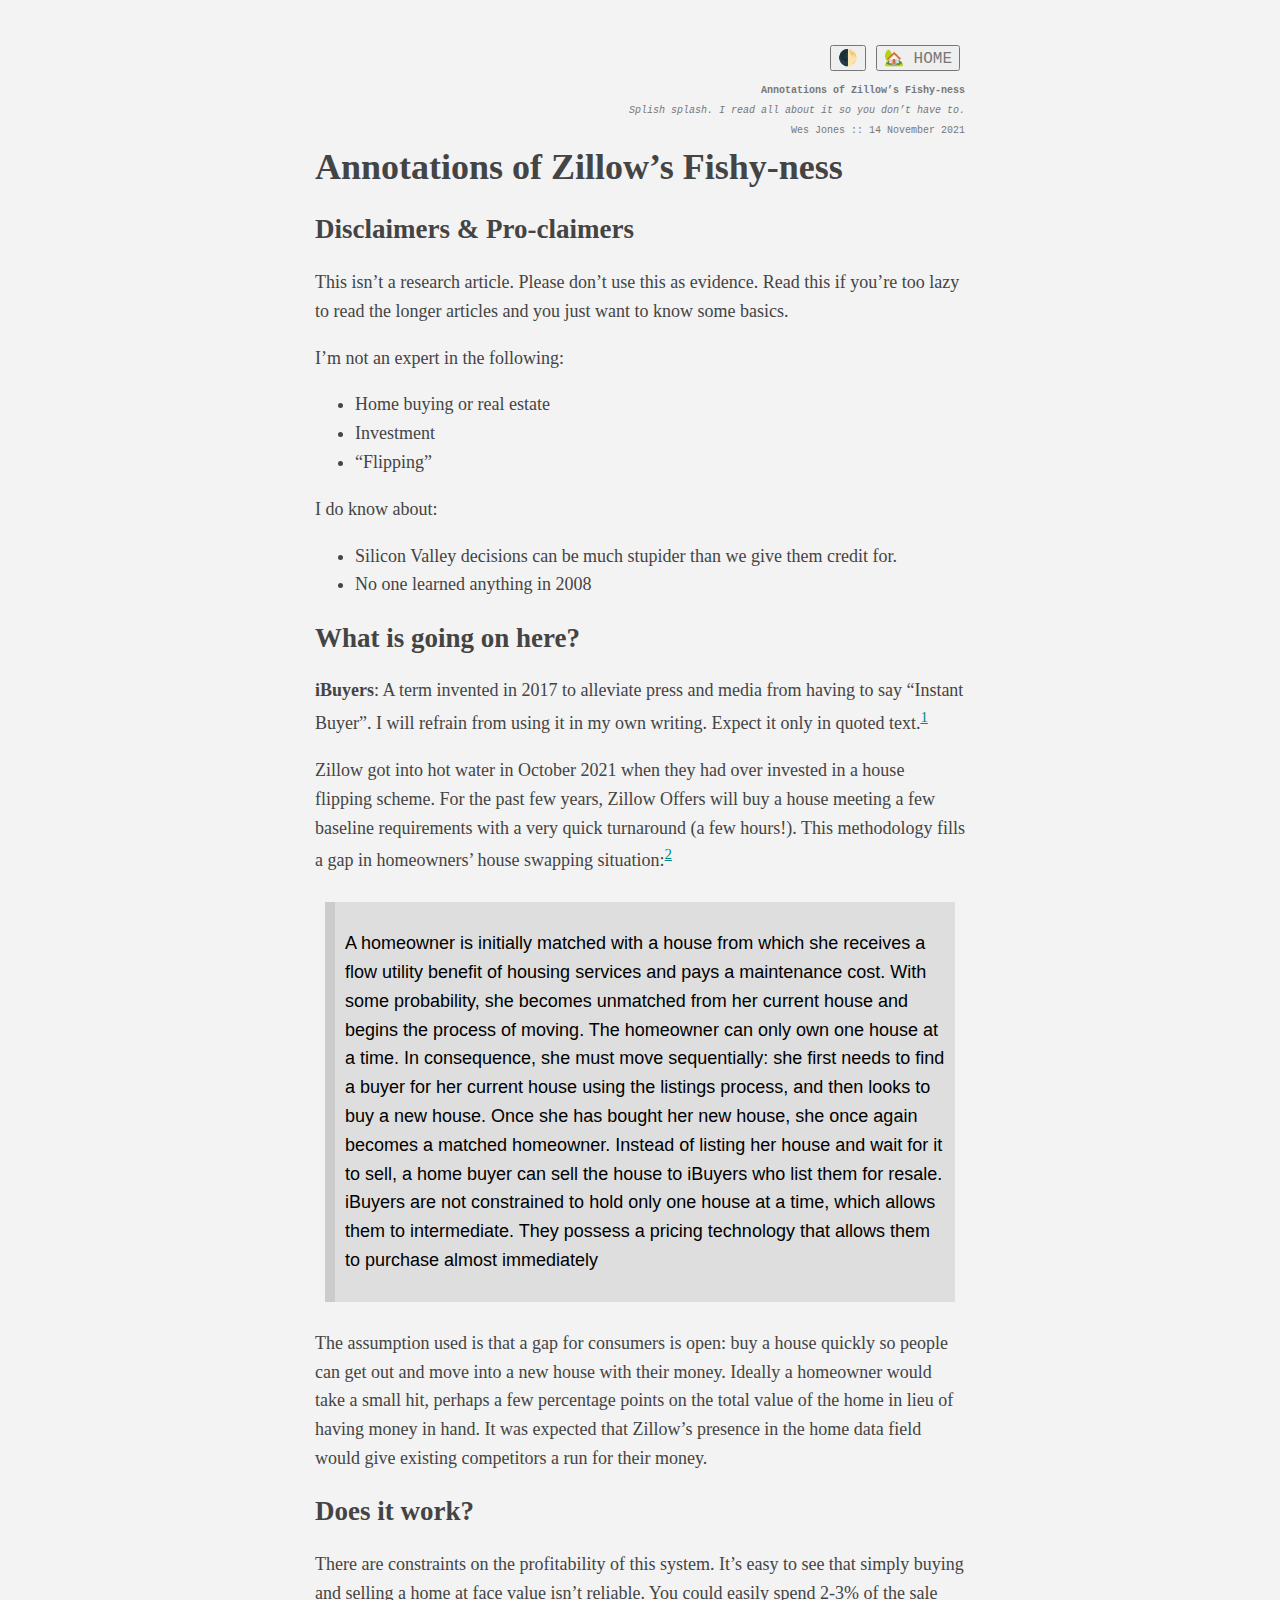
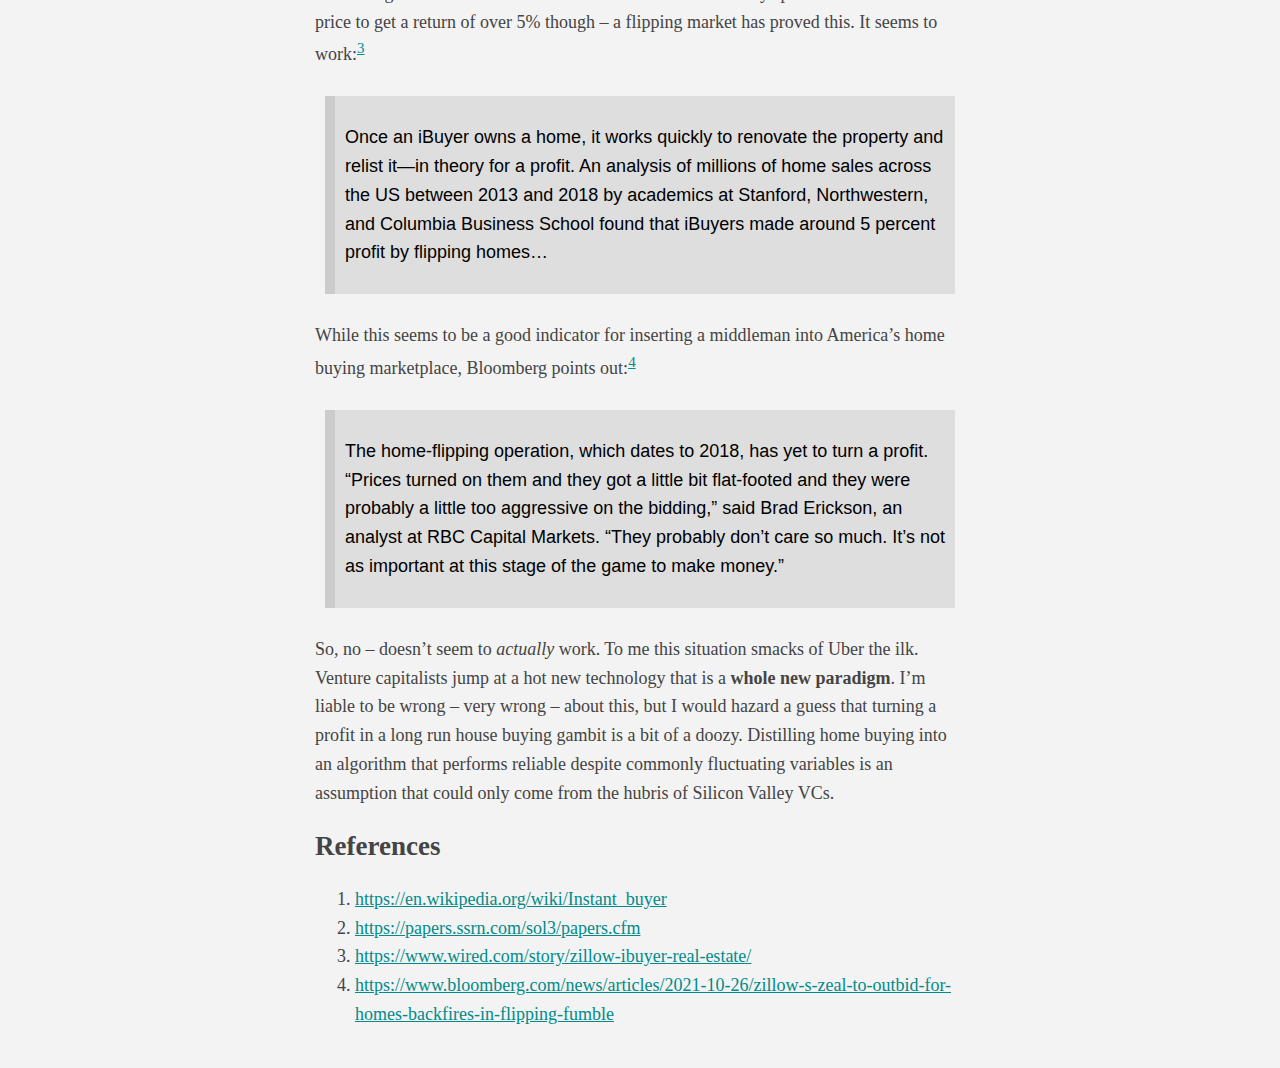
<file: scraps/floundering.html>
<!DOCTYPE html
    PUBLIC "-//W3C//DTD XHTML 1.0 Transitional//EN" "http://www.w3.org/TR/xhtml1/DTD/xhtml1-transitional.dtd">
<html xmlns="http://www.w3.org/1999/xhtml" >

<head>
    <meta http-equiv="Content-Type" content="text/html; charset=utf-8" />
    <meta http-equiv="Content-Style-Type" content="text/css" />
    <meta name="generator" content="pandoc" />     <meta name="author" content="Wes Jones" />      <meta name="date" content="2021-11-14" />     <title>Annotations of Zillow’s Fishy-ness</title>
    <link rel="stylesheet" href="src/template.css"  />
    <meta name="viewport" content="width=device-width, initial-scale=1.0">
    <link rel="icon" href="data:image/svg+xml,<svg xmlns=%22http://www.w3.org/2000/svg%22 viewBox=%220 0 100 100%22><text y=%22.9em%22 font-size=%2290%22>🛠</text></svg>"> 
</head>

<div>
    <button id='home-button' onclick="location.href='https://iamwpj.com/scraps'"> 🏡 HOME </button>
    <button id='dark-button' onclick="darkMode()"> 🌓  </button>
    <br>
</div>

<nav>
         <p>
        <strong class="title">Annotations of Zillow’s Fishy-ness</strong>         <em><p>Splish splash. I read all about it so you don’t have to.</p></em> Wes Jones  :: 14 November 2021
    </p>
    </nav>

<body>
    <h1 id="annotations-of-zillows-fishy-ness">Annotations of Zillow’s Fishy-ness</h1>
<h2 id="disclaimers-pro-claimers">Disclaimers &amp; Pro-claimers</h2>
<p>This isn’t a research article. Please don’t use this as evidence. Read this if you’re too lazy to read the longer articles and you just want to know some basics.</p>
<p>I’m not an expert in the following:</p>
<ul>
<li>Home buying or real estate</li>
<li>Investment</li>
<li>“Flipping”</li>
</ul>
<p>I do know about:</p>
<ul>
<li>Silicon Valley decisions can be much stupider than we give them credit for.</li>
<li>No one learned anything in 2008</li>
</ul>
<h2 id="what-is-going-on-here">What is going on here?</h2>
<p><strong>iBuyers</strong>: A term invented in 2017 to alleviate press and media from having to say “Instant Buyer”. I will refrain from using it in my own writing. Expect it only in quoted text.<sup><a href="https://en.wikipedia.org/wiki/Instant_buyer">1</a></sup></p>
<p>Zillow got into hot water in October 2021 when they had over invested in a house flipping scheme. For the past few years, Zillow Offers will buy a house meeting a few baseline requirements with a very quick turnaround (a few hours!). This methodology fills a gap in homeowners’ house swapping situation:<sup><a href="https://papers.ssrn.com/sol3/papers.cfm">2</a></sup></p>
<blockquote>
<p>A homeowner is initially matched with a house from which she receives a flow utility benefit of housing services and pays a maintenance cost. With some probability, she becomes unmatched from her current house and begins the process of moving. The homeowner can only own one house at a time. In consequence, she must move sequentially: she first needs to find a buyer for her current house using the listings process, and then looks to buy a new house. Once she has bought her new house, she once again becomes a matched homeowner. Instead of listing her house and wait for it to sell, a home buyer can sell the house to iBuyers who list them for resale. iBuyers are not constrained to hold only one house at a time, which allows them to intermediate. They possess a pricing technology that allows them to purchase almost immediately</p>
</blockquote>
<p>The assumption used is that a gap for consumers is open: buy a house quickly so people can get out and move into a new house with their money. Ideally a homeowner would take a small hit, perhaps a few percentage points on the total value of the home in lieu of having money in hand. It was expected that Zillow’s presence in the home data field would give existing competitors a run for their money.</p>
<h2 id="does-it-work">Does it work?</h2>
<p>There are constraints on the profitability of this system. It’s easy to see that simply buying and selling a home at face value isn’t reliable. You could easily spend 2-3% of the sale price to get a return of over 5% though – a flipping market has proved this. It seems to work:<sup><a href="https://www.wired.com/story/zillow-ibuyer-real-estate/">3</a></sup></p>
<blockquote>
<p>Once an iBuyer owns a home, it works quickly to renovate the property and relist it—in theory for a profit. An analysis of millions of home sales across the US between 2013 and 2018 by academics at Stanford, Northwestern, and Columbia Business School found that iBuyers made around 5 percent profit by flipping homes…</p>
</blockquote>
<p>While this seems to be a good indicator for inserting a middleman into America’s home buying marketplace, Bloomberg points out:<sup><a href="https://www.bloomberg.com/news/articles/2021-10-26/zillow-s-zeal-to-outbid-for-homes-backfires-in-flipping-fumble">4</a></sup></p>
<blockquote>
<p>The home-flipping operation, which dates to 2018, has yet to turn a profit. “Prices turned on them and they got a little bit flat-footed and they were probably a little too aggressive on the bidding,” said Brad Erickson, an analyst at RBC Capital Markets. “They probably don’t care so much. It’s not as important at this stage of the game to make money.”</p>
</blockquote>
<p>So, no – doesn’t seem to <em>actually</em> work. To me this situation smacks of Uber the ilk. Venture capitalists jump at a hot new technology that is a <strong>whole new paradigm</strong>. I’m liable to be wrong – very wrong – about this, but I would hazard a guess that turning a profit in a long run house buying gambit is a bit of a doozy. Distilling home buying into an algorithm that performs reliable despite commonly fluctuating variables is an assumption that could only come from the hubris of Silicon Valley VCs.</p>
<h2 id="references">References</h2>
<ol type="1">
<li><a href="https://en.wikipedia.org/wiki/Instant_buyer" class="uri">https://en.wikipedia.org/wiki/Instant_buyer</a></li>
<li><a href="https://papers.ssrn.com/sol3/papers.cfm" class="uri">https://papers.ssrn.com/sol3/papers.cfm</a></li>
<li><a href="https://www.wired.com/story/zillow-ibuyer-real-estate/" class="uri">https://www.wired.com/story/zillow-ibuyer-real-estate/</a></li>
<li><a href="https://www.bloomberg.com/news/articles/2021-10-26/zillow-s-zeal-to-outbid-for-homes-backfires-in-flipping-fumble" class="uri">https://www.bloomberg.com/news/articles/2021-10-26/zillow-s-zeal-to-outbid-for-homes-backfires-in-flipping-fumble</a></li>
</ol> 
</body>

</html>

<script>
    function darkMode() {
        document.body.classList.toggle("dark-mode");
        document.body.blockquote.classList.toggle("bq-dark-mode");
    }
</script>
</file>
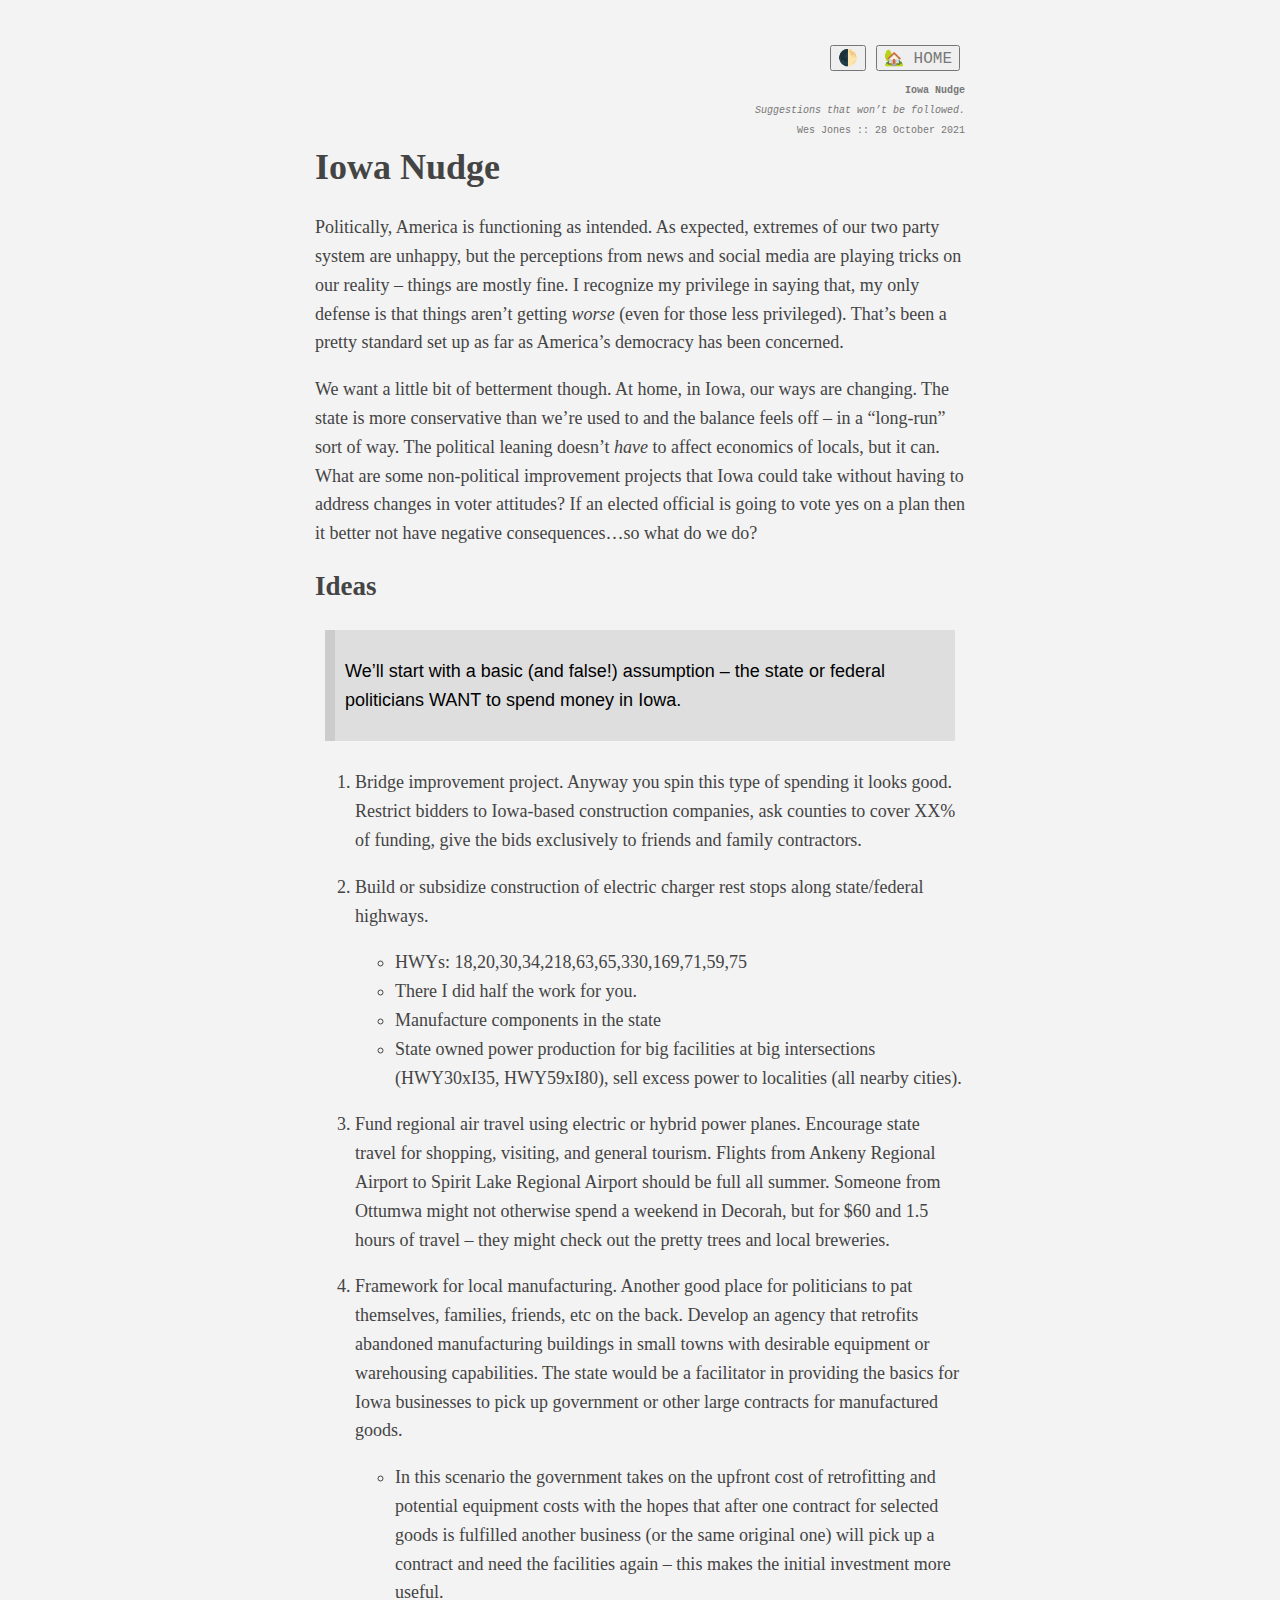
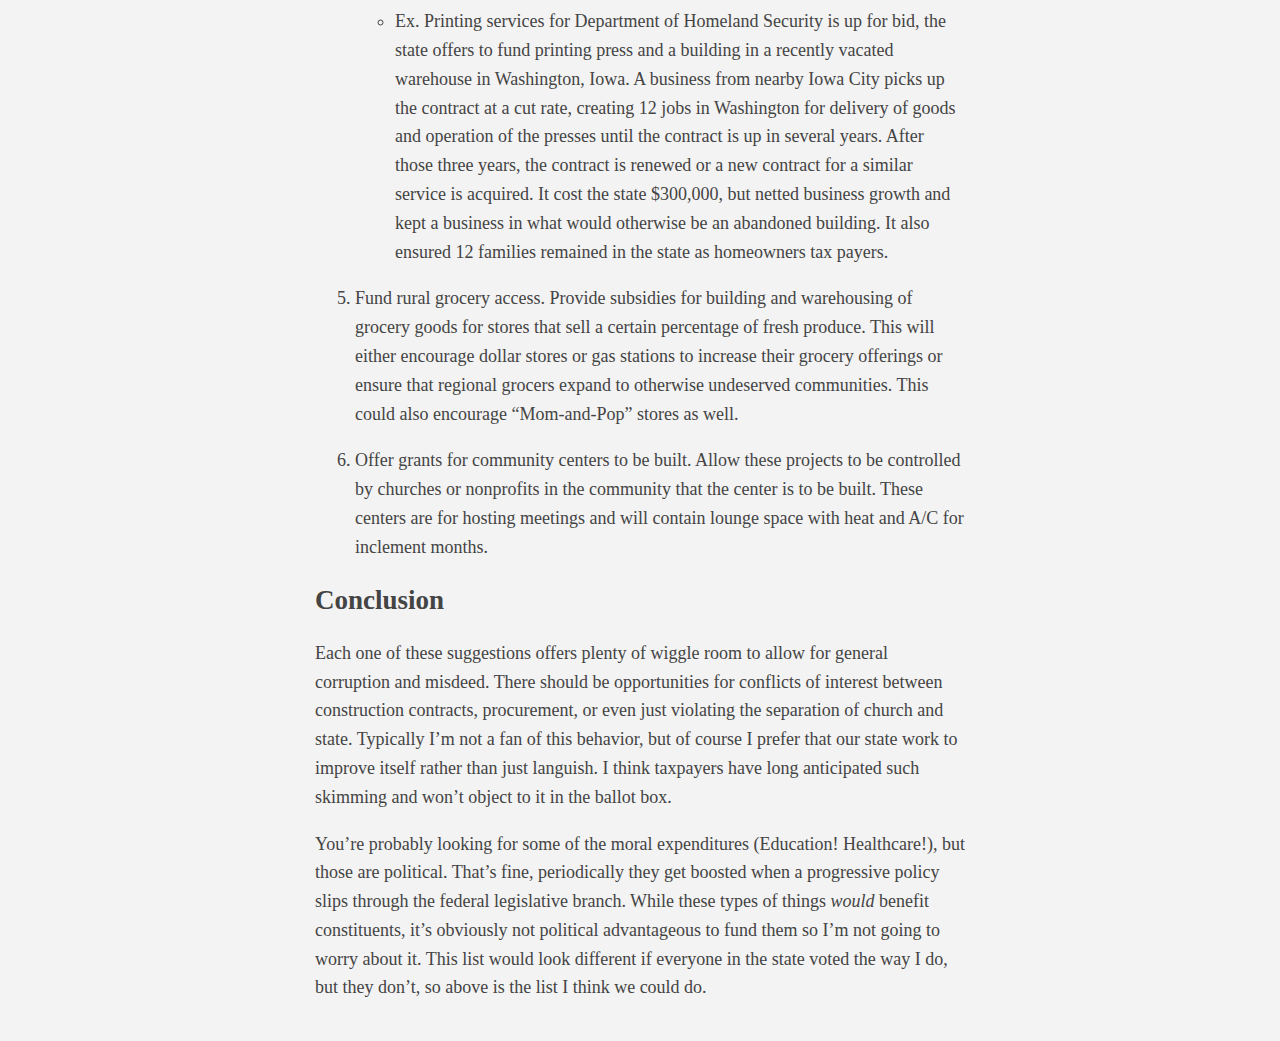
<file: scraps/iowa_nudge.html>
<!DOCTYPE html
    PUBLIC "-//W3C//DTD XHTML 1.0 Transitional//EN" "http://www.w3.org/TR/xhtml1/DTD/xhtml1-transitional.dtd">
<html xmlns="http://www.w3.org/1999/xhtml" >

<head>
    <meta http-equiv="Content-Type" content="text/html; charset=utf-8" />
    <meta http-equiv="Content-Style-Type" content="text/css" />
    <meta name="generator" content="pandoc" />     <meta name="author" content="Wes Jones" />      <meta name="date" content="2021-10-28" />     <title>Iowa Nudge</title>
    <link rel="stylesheet" href="src/template.css"  />
    <meta name="viewport" content="width=device-width, initial-scale=1.0">
    <link rel="icon" href="data:image/svg+xml,<svg xmlns=%22http://www.w3.org/2000/svg%22 viewBox=%220 0 100 100%22><text y=%22.9em%22 font-size=%2290%22>🛠</text></svg>"> 
</head>

<div>
    <button id='home-button' onclick="location.href='https://iamwpj.com/scraps'"> 🏡 HOME </button>
    <button id='dark-button' onclick="darkMode()"> 🌓  </button>
    <br>
</div>

<nav>
         <p>
        <strong class="title">Iowa Nudge</strong>         <em><p>Suggestions that won’t be followed.</p></em> Wes Jones  :: 28 October 2021
    </p>
    </nav>

<body>
    <h1 id="iowa-nudge">Iowa Nudge</h1>
<p>Politically, America is functioning as intended. As expected, extremes of our two party system are unhappy, but the perceptions from news and social media are playing tricks on our reality – things are mostly fine. I recognize my privilege in saying that, my only defense is that things aren’t getting <em>worse</em> (even for those less privileged). That’s been a pretty standard set up as far as America’s democracy has been concerned.</p>
<p>We want a little bit of betterment though. At home, in Iowa, our ways are changing. The state is more conservative than we’re used to and the balance feels off – in a “long-run” sort of way. The political leaning doesn’t <em>have</em> to affect economics of locals, but it can. What are some non-political improvement projects that Iowa could take without having to address changes in voter attitudes? If an elected official is going to vote yes on a plan then it better not have negative consequences…so what do we do?</p>
<h2 id="ideas">Ideas</h2>
<blockquote>
<p>We’ll start with a basic (and false!) assumption – the state or federal politicians WANT to spend money in Iowa.</p>
</blockquote>
<ol type="1">
<li><p>Bridge improvement project. Anyway you spin this type of spending it looks good. Restrict bidders to Iowa-based construction companies, ask counties to cover XX% of funding, give the bids exclusively to friends and family contractors.</p></li>
<li><p>Build or subsidize construction of electric charger rest stops along state/federal highways.</p>
<ul>
<li>HWYs: 18,20,30,34,218,63,65,330,169,71,59,75</li>
<li>There I did half the work for you.</li>
<li>Manufacture components in the state</li>
<li>State owned power production for big facilities at big intersections (HWY30xI35, HWY59xI80), sell excess power to localities (all nearby cities).</li>
</ul></li>
<li><p>Fund regional air travel using electric or hybrid power planes. Encourage state travel for shopping, visiting, and general tourism. Flights from Ankeny Regional Airport to Spirit Lake Regional Airport should be full all summer. Someone from Ottumwa might not otherwise spend a weekend in Decorah, but for $60 and 1.5 hours of travel – they might check out the pretty trees and local breweries.</p></li>
<li><p>Framework for local manufacturing. Another good place for politicians to pat themselves, families, friends, etc on the back. Develop an agency that retrofits abandoned manufacturing buildings in small towns with desirable equipment or warehousing capabilities. The state would be a facilitator in providing the basics for Iowa businesses to pick up government or other large contracts for manufactured goods.</p>
<ul>
<li>In this scenario the government takes on the upfront cost of retrofitting and potential equipment costs with the hopes that after one contract for selected goods is fulfilled another business (or the same original one) will pick up a contract and need the facilities again – this makes the initial investment more useful.</li>
<li>Ex. Printing services for Department of Homeland Security is up for bid, the state offers to fund printing press and a building in a recently vacated warehouse in Washington, Iowa. A business from nearby Iowa City picks up the contract at a cut rate, creating 12 jobs in Washington for delivery of goods and operation of the presses until the contract is up in several years. After those three years, the contract is renewed or a new contract for a similar service is acquired. It cost the state $300,000, but netted business growth and kept a business in what would otherwise be an abandoned building. It also ensured 12 families remained in the state as homeowners tax payers.</li>
</ul></li>
<li><p>Fund rural grocery access. Provide subsidies for building and warehousing of grocery goods for stores that sell a certain percentage of fresh produce. This will either encourage dollar stores or gas stations to increase their grocery offerings or ensure that regional grocers expand to otherwise undeserved communities. This could also encourage “Mom-and-Pop” stores as well.</p></li>
<li><p>Offer grants for community centers to be built. Allow these projects to be controlled by churches or nonprofits in the community that the center is to be built. These centers are for hosting meetings and will contain lounge space with heat and A/C for inclement months.</p></li>
</ol>
<h2 id="conclusion">Conclusion</h2>
<p>Each one of these suggestions offers plenty of wiggle room to allow for general corruption and misdeed. There should be opportunities for conflicts of interest between construction contracts, procurement, or even just violating the separation of church and state. Typically I’m not a fan of this behavior, but of course I prefer that our state work to improve itself rather than just languish. I think taxpayers have long anticipated such skimming and won’t object to it in the ballot box.</p>
<p>You’re probably looking for some of the moral expenditures (Education! Healthcare!), but those are political. That’s fine, periodically they get boosted when a progressive policy slips through the federal legislative branch. While these types of things <em>would</em> benefit constituents, it’s obviously not political advantageous to fund them so I’m not going to worry about it. This list would look different if everyone in the state voted the way I do, but they don’t, so above is the list I think we could do.</p> 
</body>

</html>

<script>
    function darkMode() {
        document.body.classList.toggle("dark-mode");
        document.body.blockquote.classList.toggle("bq-dark-mode");
    }
</script>
</file>
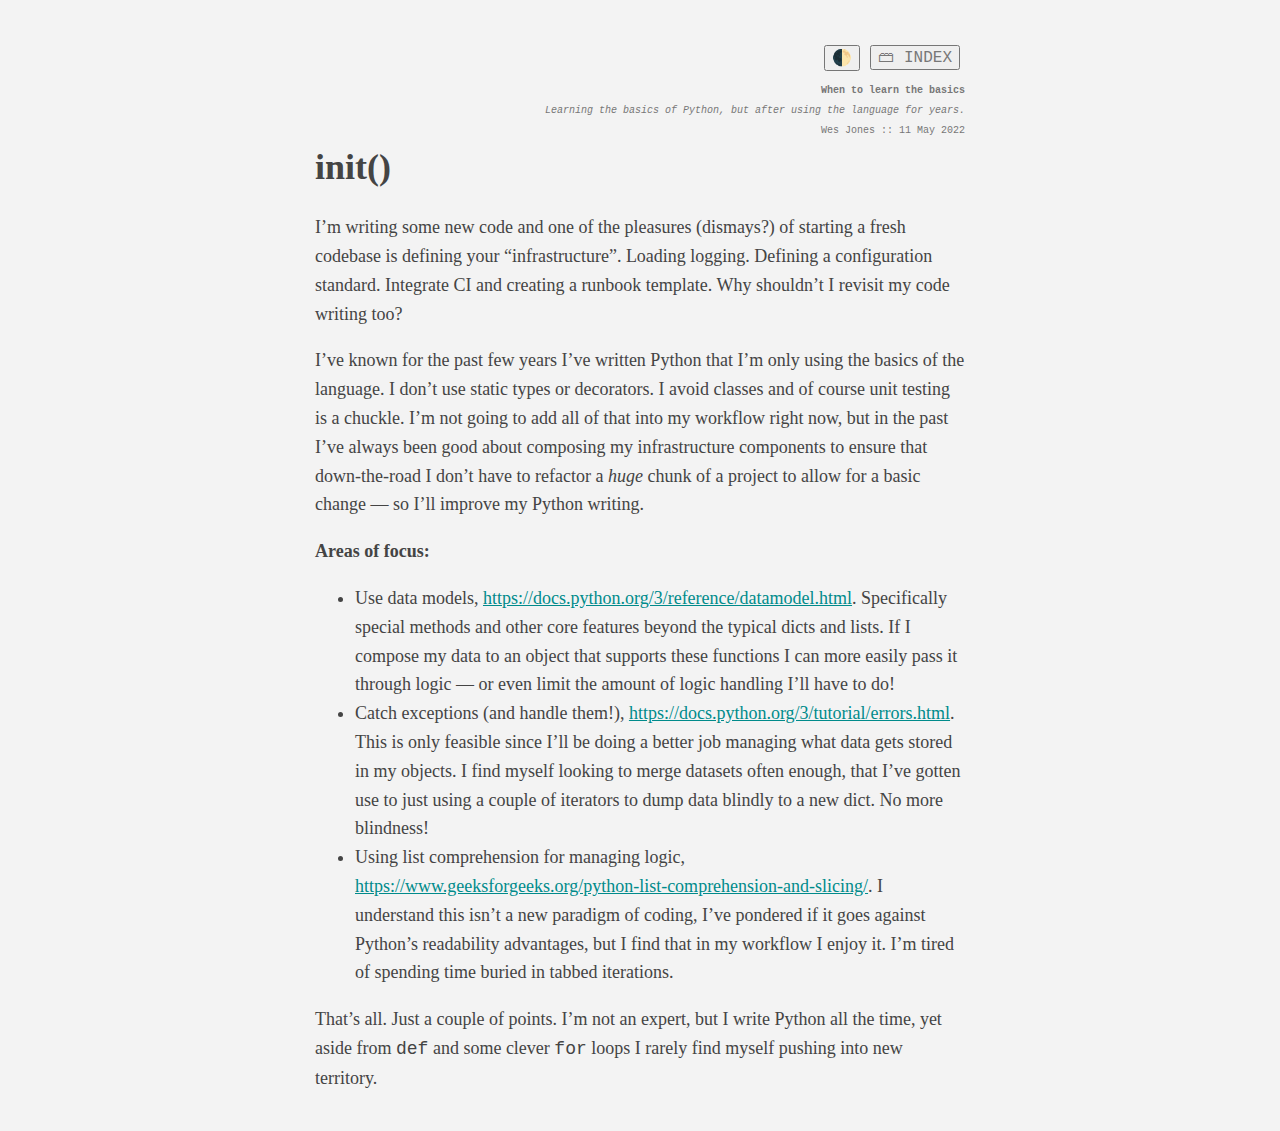
<file: scraps/when_to_learn.html>
<!DOCTYPE html
    PUBLIC "-//W3C//DTD XHTML 1.0 Transitional//EN" "http://www.w3.org/TR/xhtml1/DTD/xhtml1-transitional.dtd">
<html xmlns="http://www.w3.org/1999/xhtml" >

<head>
    <meta http-equiv="Content-Type" content="text/html; charset=utf-8" />
    <meta http-equiv="Content-Style-Type" content="text/css" />
    <meta name="generator" content="pandoc" />     <meta name="author" content="Wes Jones" />      <meta name="date" content="2022-05-11" />     <title>When to learn the basics</title>
    <link rel="stylesheet" href="src/template.css"  />
    <meta name="viewport" content="width=device-width, initial-scale=1.0">
    <link rel="icon" href="data:image/svg+xml,<svg xmlns=%22http://www.w3.org/2000/svg%22 viewBox=%220 0 100 100%22><text y=%22.9em%22 font-size=%2290%22>🛠</text></svg>"> 
</head>

<div>
    <button id='home-button' onclick="location.href='https://iamwpj.com/scraps'"> 🗃 INDEX </button>
    <button id='dark-button' onclick="darkMode()"> 🌓  </button>
    <br>
</div>

<nav>
         <p>
        <strong class="title">When to learn the
basics</strong>         <em><p>Learning the basics of Python, but after
using the language for years.</p></em> Wes Jones  :: 11 May 2022
    </p>
    </nav>

<body>
    <h1 id="init"><strong>init</strong>()</h1>
<p>I’m writing some new code and one of the pleasures (dismays?) of
starting a fresh codebase is defining your “infrastructure”. Loading
logging. Defining a configuration standard. Integrate CI and creating a
runbook template. Why shouldn’t I revisit my code writing too?</p>
<p>I’ve known for the past few years I’ve written Python that I’m only
using the basics of the language. I don’t use static types or
decorators. I avoid classes and of course unit testing is a chuckle. I’m
not going to add all of that into my workflow right now, but in the past
I’ve always been good about composing my infrastructure components to
ensure that down-the-road I don’t have to refactor a <em>huge</em> chunk
of a project to allow for a basic change — so I’ll improve my Python
writing.</p>
<p><strong>Areas of focus:</strong></p>
<ul>
<li>Use data models, <a
href="https://docs.python.org/3/reference/datamodel.html"
class="uri">https://docs.python.org/3/reference/datamodel.html</a>.
Specifically special methods and other core features beyond the typical
dicts and lists. If I compose my data to an object that supports these
functions I can more easily pass it through logic — or even limit the
amount of logic handling I’ll have to do!</li>
<li>Catch exceptions (and handle them!), <a
href="https://docs.python.org/3/tutorial/errors.html"
class="uri">https://docs.python.org/3/tutorial/errors.html</a>. This is
only feasible since I’ll be doing a better job managing what data gets
stored in my objects. I find myself looking to merge datasets often
enough, that I’ve gotten use to just using a couple of iterators to dump
data blindly to a new dict. No more blindness!</li>
<li>Using list comprehension for managing logic, <a
href="https://www.geeksforgeeks.org/python-list-comprehension-and-slicing/"
class="uri">https://www.geeksforgeeks.org/python-list-comprehension-and-slicing/</a>.
I understand this isn’t a new paradigm of coding, I’ve pondered if it
goes against Python’s readability advantages, but I find that in my
workflow I enjoy it. I’m tired of spending time buried in tabbed
iterations.</li>
</ul>
<p>That’s all. Just a couple of points. I’m not an expert, but I write
Python all the time, yet aside from <code>def</code> and some clever
<code>for</code> loops I rarely find myself pushing into new
territory.</p> 
</body>

</html>

<script>
    function darkMode() {
        document.body.classList.toggle("dark-mode");
        document.body.blockquote.classList.toggle("bq-dark-mode");
    }
    if (window.matchMedia('(prefers-color-scheme: dark)').matches) {
        document.body.classList.toggle("dark-mode");
        document.body.blockquote.classList.toggle("bq-dark-mode");
    }
</script>
</file>
<file: scraps/src/template.css>
nav {
    color: #777;
    font-size: 10px;
    font-family: monospace;
    text-align: right;
    float: right;
    line-height: 1;
    width: 100%
}

img {
    width: 100%
}

body {
    margin: 40px auto;
    max-width: 650px;
    line-height: 1.6;
    font-size: 18px;
    color: #444;
    padding: 0 10px;
    background-color: #f3f3f3;
}

body.dark-mode {
    background-color: #2e2e2e;
    color: seashell;
}

a:link {
    color: darkcyan
}

a:visited {
    color: darkcyan;
}

h1,
h2,
h3 {
    line-height: 1.2
}

blockquote {
    background: #DEDEDE;
    border-left: 10px solid #ccc;
    margin: 1.5em 10px;
    padding: 0.5em 10px;
    quotes: "\201C""\201D""\2018""\2019";
    color: black;
    font-family: sans-serif;
}

body.dark-mode blockquote {
    background-color: dimgray;
    color: seashell;
}

pre code {
    color: seashell;
    background-color: dimgray;
    display: block;
    padding: 20px;
}

#home-button {
    float: right;
    color: #777;
    font-size: 16px;
    font-family: monospace;
    margin: 5px;
}

#dark-button {
    float: right;
    color: #777;
    font-size: 16px;
    font-family: monospace;
    margin: 5px;
}
</file>
<file: resume/resume.css>
/* nav */

nav {
    float: left;
    text-align: center;
    margin: 0;
    padding: 0;
    position: fixed;
    top: 0;
}

button {
    float: right;
    color: #777;
    font-size: 0.90em;
    font-family: monospace;
    margin: 5px;
}

/* font */
/* @font-face {
    font-family: "iA Writer Duo";
    src: url("font/iAWriterDuoV.ttf");
} */

/* global */

body {
    margin-left: 5%;
    margin-top: 5%;
    margin-bottom: 10%;
    max-width: 1000px;
}

body.dark-mode {
    background-color: black;
    color: seashell;
}

hr {
    border-top: 1px solid #bbb;
    margin-right: 85%;
}


/* contact */

#contact {
    /* margin-right: 5%; */
    margin: auto;
}

#contact h1 {
    font-family: Helvetica, sans-serif;
    text-align: center;
    font-size: 1.10em;
}

#contact h2 {
    font-family: Helvetica, sans-serif;
    text-align: center;
    font-size: 1.00em;
}

#contact hr {
    border-top: 1px solid #bbb;
    width: 15%;
    margin: auto;
}


/* sections */

#sections h1 {
    font-family: "Helvetica", sans-serif;
    font-size: 1.20em;
}

#sections h2 {
    font-size: 1.15em;
    margin-left: 3%;
}

#sections h3 {
    font-size: 1.10em;
    font-style: italic;
    font-weight: bolder;
    margin-left: 3%;
    line-height: 60%;
}

#sections p {
    font-family: "Times New Roman", serif;
    font-size: 1.00em;
    margin-left: 5%;
    margin-right: 5%;
}

#sections ul {
    font-size: 1.10em;
    margin-left: 2%;
    margin-right: 5%;
}

@media print {
    .new-page {
        page-break-before: always;
    }
}
</file>
